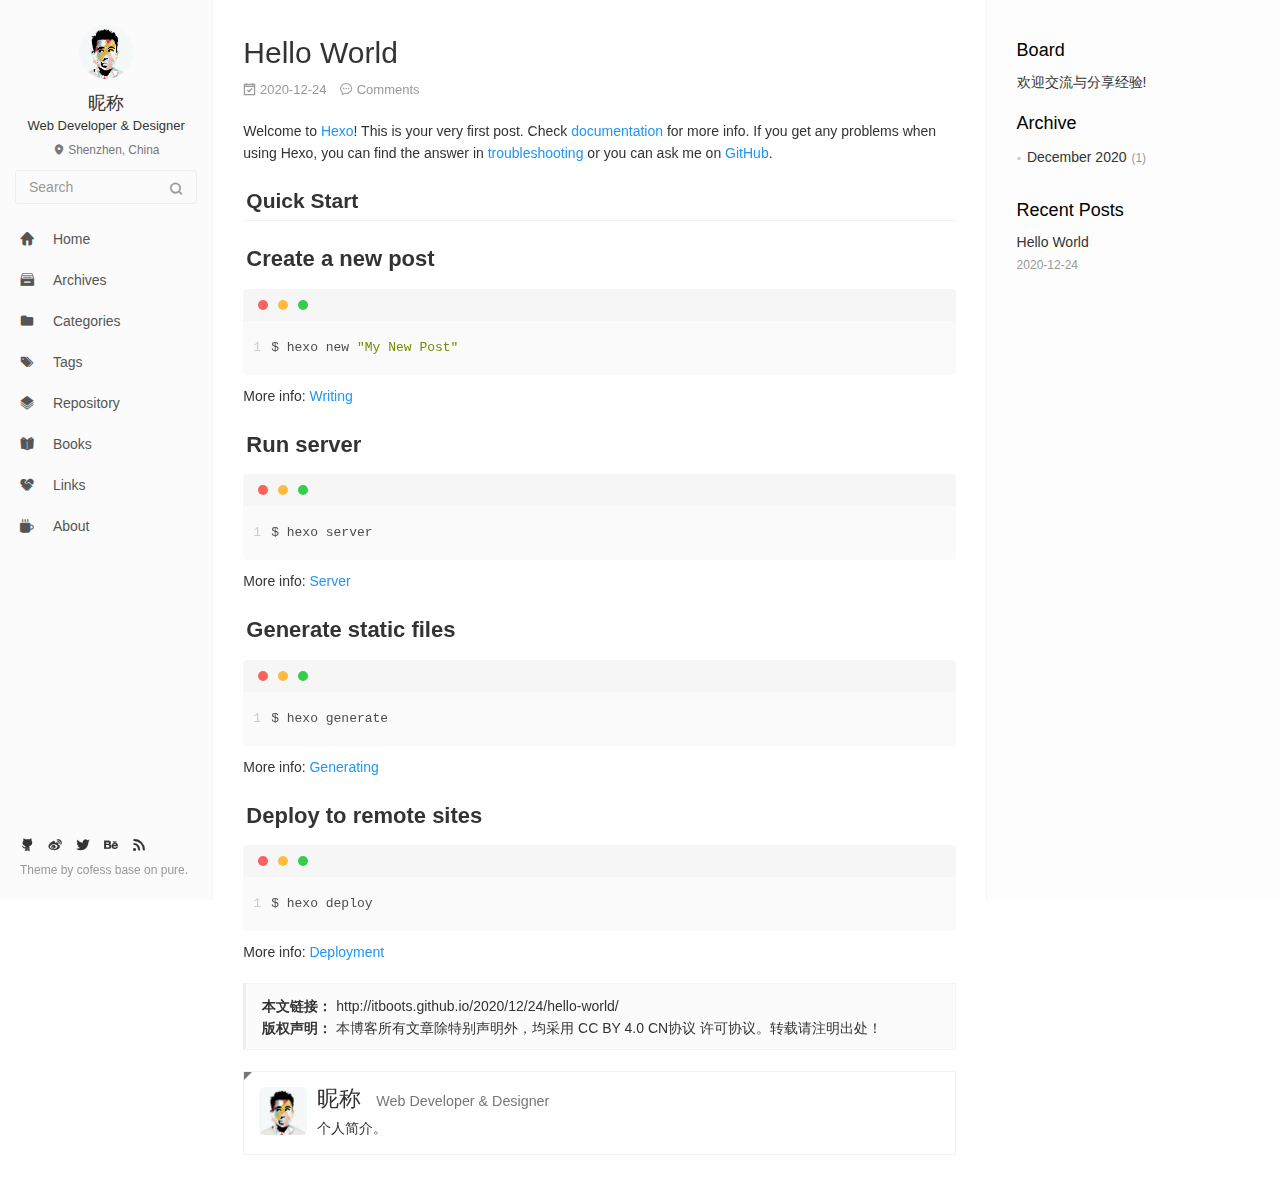
<file: index.html>
<!DOCTYPE html>
<html lang=en>
<head>
  <meta charset="utf-8">
  
  <meta http-equiv="X-UA-Compatible" content="IE=edge,chrome=1">
  <meta name="viewport" content="width=device-width, initial-scale=1, maximum-scale=1, minimum-scale=1, user-scalable=no, minimal-ui">
  <meta name="renderer" content="webkit">
  <meta http-equiv="Cache-Control" content="no-transform" />
  <meta http-equiv="Cache-Control" content="no-siteapp" />
  <meta name="apple-mobile-web-app-capable" content="yes">
  <meta name="apple-mobile-web-app-status-bar-style" content="black">
  <meta name="format-detection" content="telephone=no,email=no,adress=no">
  <!-- Color theme for statusbar -->
  <meta name="theme-color" content="#000000" />
  <!-- 强制页面在当前窗口以独立页面显示,防止别人在框架里调用页面 -->
  <meta http-equiv="window-target" content="_top" />
  
  
  <title>Hexo</title>
  <meta property="og:type" content="website">
<meta property="og:title" content="Hexo">
<meta property="og:url" content="http://itboots.github.io/index.html">
<meta property="og:site_name" content="Hexo">
<meta property="og:locale" content="en_US">
<meta property="article:author" content="John Doe">
<meta name="twitter:card" content="summary">
  <!-- Canonical links -->
  <link rel="canonical" href="http://itboots.github.io/index.html">
  
    <link rel="alternate" href="/atom.xml" title="Hexo" type="application/atom+xml">
  
  
    <link rel="icon" href="/favicon.png" type="image/x-icon">
  
  
<link rel="stylesheet" href="/css/style.css">

  
  
  
  
<meta name="generator" content="Hexo 5.3.0"></head>


<body class="main-center" itemscope itemtype="http://schema.org/WebPage">
  <header class="header" itemscope itemtype="http://schema.org/WPHeader">
  <div class="slimContent">
    <div class="navbar-header">
      
      
      <div class="profile-block text-center">
        <a id="avatar" href="https://github.com/cofess" target="_blank">
          <img class="img-circle img-rotate" src="/images/avatar.jpg" width="200" height="200">
        </a>
        <h2 id="name" class="hidden-xs hidden-sm">昵称</h2>
        <h3 id="title" class="hidden-xs hidden-sm hidden-md">Web Developer &amp; Designer</h3>
        <small id="location" class="text-muted hidden-xs hidden-sm"><i class="icon icon-map-marker"></i> Shenzhen, China</small>
      </div>
      
      <div class="search" id="search-form-wrap">

    <form class="search-form sidebar-form">
        <div class="input-group">
            <input type="text" class="search-form-input form-control" placeholder="Search" />
            <span class="input-group-btn">
                <button type="submit" class="search-form-submit btn btn-flat" onclick="return false;"><i class="icon icon-search"></i></button>
            </span>
        </div>
    </form>
    <div class="ins-search">
  <div class="ins-search-mask"></div>
  <div class="ins-search-container">
    <div class="ins-input-wrapper">
      <input type="text" class="ins-search-input" placeholder="Type something..." x-webkit-speech />
      <button type="button" class="close ins-close ins-selectable" data-dismiss="modal" aria-label="Close"><span aria-hidden="true">×</span></button>
    </div>
    <div class="ins-section-wrapper">
      <div class="ins-section-container"></div>
    </div>
  </div>
</div>


</div>
      <button class="navbar-toggle collapsed" type="button" data-toggle="collapse" data-target="#main-navbar" aria-controls="main-navbar" aria-expanded="false">
        <span class="sr-only">Toggle navigation</span>
        <span class="icon-bar"></span>
        <span class="icon-bar"></span>
        <span class="icon-bar"></span>
      </button>
    </div>
    <nav id="main-navbar" class="collapse navbar-collapse" itemscope itemtype="http://schema.org/SiteNavigationElement" role="navigation">
      <ul class="nav navbar-nav main-nav ">
        
        
        <li class="menu-item menu-item-home">
          <a href="/.">
            
            <i class="icon icon-home-fill"></i>
            
            <span class="menu-title">Home</span>
          </a>
        </li>
        
        
        <li class="menu-item menu-item-archives">
          <a href="/archives">
            
            <i class="icon icon-archives-fill"></i>
            
            <span class="menu-title">Archives</span>
          </a>
        </li>
        
        
        <li class="menu-item menu-item-categories">
          <a href="/categories">
            
            <i class="icon icon-folder"></i>
            
            <span class="menu-title">Categories</span>
          </a>
        </li>
        
        
        <li class="menu-item menu-item-tags">
          <a href="/tags">
            
            <i class="icon icon-tags"></i>
            
            <span class="menu-title">Tags</span>
          </a>
        </li>
        
        
        <li class="menu-item menu-item-repository">
          <a href="/repository">
            
            <i class="icon icon-project"></i>
            
            <span class="menu-title">Repository</span>
          </a>
        </li>
        
        
        <li class="menu-item menu-item-books">
          <a href="/books">
            
            <i class="icon icon-book-fill"></i>
            
            <span class="menu-title">Books</span>
          </a>
        </li>
        
        
        <li class="menu-item menu-item-links">
          <a href="/links">
            
            <i class="icon icon-friendship"></i>
            
            <span class="menu-title">Links</span>
          </a>
        </li>
        
        
        <li class="menu-item menu-item-about">
          <a href="/about">
            
            <i class="icon icon-cup-fill"></i>
            
            <span class="menu-title">About</span>
          </a>
        </li>
        
      </ul>
      
	
    <ul class="social-links">
    	
        <li><a href="https://github.com/cofess" target="_blank" title="Github" data-toggle=tooltip data-placement=top><i class="icon icon-github"></i></a></li>
        
        <li><a href="http://weibo.com/cofess" target="_blank" title="Weibo" data-toggle=tooltip data-placement=top><i class="icon icon-weibo"></i></a></li>
        
        <li><a href="https://twitter.com/iwebued" target="_blank" title="Twitter" data-toggle=tooltip data-placement=top><i class="icon icon-twitter"></i></a></li>
        
        <li><a href="https://www.behance.net/cofess" target="_blank" title="Behance" data-toggle=tooltip data-placement=top><i class="icon icon-behance"></i></a></li>
        
        <li><a href="/atom.xml" target="_blank" title="Rss" data-toggle=tooltip data-placement=top><i class="icon icon-rss"></i></a></li>
        
    </ul>

    </nav>
  </div>
</header>

  
    <aside class="sidebar" itemscope itemtype="http://schema.org/WPSideBar">
  <div class="slimContent">
    
      <div class="widget">
    <h3 class="widget-title">Board</h3>
    <div class="widget-body">
        <div id="board">
            <div class="content">
                <p>欢迎交流与分享经验!</p>
            </div>
        </div>
    </div>
</div>

    
      

    
      

    
      
    
      
  <div class="widget">
    <h3 class="widget-title">Archive</h3>
    <div class="widget-body">
      <ul class="archive-list"><li class="archive-list-item"><a class="archive-list-link" href="/archives/2020/12/">December 2020</a><span class="archive-list-count">1</span></li></ul>
    </div>
  </div>


    
      
  <div class="widget">
    <h3 class="widget-title">Recent Posts</h3>
    <div class="widget-body">
      <ul class="recent-post-list list-unstyled no-thumbnail">
        
          <li>
            
            <div class="item-inner">
              <p class="item-category">
                
              </p>
              <p class="item-title">
                <a href="/2020/12/24/hello-world/" class="title">Hello World</a>
              </p>
              <p class="item-date">
                <time datetime="2020-12-24T01:30:01.529Z" itemprop="datePublished">2020-12-24</time>
              </p>
            </div>
          </li>
          
      </ul>
    </div>
  </div>
  

    
  </div>
</aside>

  
  <main class="main" role="main">
  
  
    <div class="content">
  <article id="post-hello-world" class="article article-type-post" itemscope itemtype="http://schema.org/BlogPosting">
    
    <div class="article-header">
      
        
  
    <h1 itemprop="name">
      <a class="article-title" href="/2020/12/24/hello-world/">Hello World</a>
    </h1>
  

      
      <div class="article-meta">
        <span class="article-date">
    <i class="icon icon-calendar-check"></i>
	<a href="/2020/12/24/hello-world/" class="article-date">
	  <time datetime="2020-12-24T01:30:01.529Z" itemprop="datePublished">2020-12-24</time>
	</a>
</span>
        
        

        

        <span class="post-comment"><i class="icon icon-comment"></i> <a href="/2020/12/24/hello-world/#comments" class="article-comment-link">Comments</a></span>
        
      </div>
    </div>
    <div class="article-entry marked-body" itemprop="articleBody">
      
        <p>Welcome to <a target="_blank" rel="noopener" href="https://hexo.io/">Hexo</a>! This is your very first post. Check <a target="_blank" rel="noopener" href="https://hexo.io/docs/">documentation</a> for more info. If you get any problems when using Hexo, you can find the answer in <a target="_blank" rel="noopener" href="https://hexo.io/docs/troubleshooting.html">troubleshooting</a> or you can ask me on <a target="_blank" rel="noopener" href="https://github.com/hexojs/hexo/issues">GitHub</a>.</p>
<h2 id="Quick-Start"><a href="#Quick-Start" class="headerlink" title="Quick Start"></a>Quick Start</h2><h3 id="Create-a-new-post"><a href="#Create-a-new-post" class="headerlink" title="Create a new post"></a>Create a new post</h3><figure class="highlight bash"><table><tr><td class="gutter"><pre><span class="line">1</span><br></pre></td><td class="code"><pre><span class="line">$ hexo new <span class="string">&quot;My New Post&quot;</span></span><br></pre></td></tr></table></figure>
<p>More info: <a target="_blank" rel="noopener" href="https://hexo.io/docs/writing.html">Writing</a></p>
<h3 id="Run-server"><a href="#Run-server" class="headerlink" title="Run server"></a>Run server</h3><figure class="highlight bash"><table><tr><td class="gutter"><pre><span class="line">1</span><br></pre></td><td class="code"><pre><span class="line">$ hexo server</span><br></pre></td></tr></table></figure>
<p>More info: <a target="_blank" rel="noopener" href="https://hexo.io/docs/server.html">Server</a></p>
<h3 id="Generate-static-files"><a href="#Generate-static-files" class="headerlink" title="Generate static files"></a>Generate static files</h3><figure class="highlight bash"><table><tr><td class="gutter"><pre><span class="line">1</span><br></pre></td><td class="code"><pre><span class="line">$ hexo generate</span><br></pre></td></tr></table></figure>
<p>More info: <a target="_blank" rel="noopener" href="https://hexo.io/docs/generating.html">Generating</a></p>
<h3 id="Deploy-to-remote-sites"><a href="#Deploy-to-remote-sites" class="headerlink" title="Deploy to remote sites"></a>Deploy to remote sites</h3><figure class="highlight bash"><table><tr><td class="gutter"><pre><span class="line">1</span><br></pre></td><td class="code"><pre><span class="line">$ hexo deploy</span><br></pre></td></tr></table></figure>
<p>More info: <a target="_blank" rel="noopener" href="https://hexo.io/docs/one-command-deployment.html">Deployment</a></p>

      
    </div>
    <div class="article-footer">
      <blockquote class="mt-2x">
  <ul class="post-copyright list-unstyled">
    
    <li class="post-copyright-link hidden-xs">
      <strong>本文链接：</strong>
      <a href="http://itboots.github.io/2020/12/24/hello-world/" title="Hello World" target="_blank" rel="external">http://itboots.github.io/2020/12/24/hello-world/</a>
    </li>
    
    <li class="post-copyright-license">
      <strong>版权声明： </strong> 本博客所有文章除特别声明外，均采用 <a href="http://creativecommons.org/licenses/by/4.0/deed.zh" target="_blank" rel="external">CC BY 4.0 CN协议</a> 许可协议。转载请注明出处！
    </li>
  </ul>
</blockquote>


<div class="panel panel-default panel-badger">
  <div class="panel-body">
    <figure class="media">
      <div class="media-left">
        <a href="https://github.com/cofess" target="_blank" class="img-burn thumb-sm visible-lg">
          <img src="/images/avatar.jpg" class="img-rounded w-full" alt="">
        </a>
      </div>
      <div class="media-body">
        <h3 class="media-heading"><a href="https://github.com/cofess" target="_blank"><span class="text-dark">昵称</span><small class="ml-1x">Web Developer &amp; Designer</small></a></h3>
        <div>个人简介。</div>
      </div>
    </figure>
  </div>
</div>


    </div>
  </article>
  
</div>

  

   
</main>

  <footer class="footer" itemscope itemtype="http://schema.org/WPFooter">
	
	
    <ul class="social-links">
    	
        <li><a href="https://github.com/cofess" target="_blank" title="Github" data-toggle=tooltip data-placement=top><i class="icon icon-github"></i></a></li>
        
        <li><a href="http://weibo.com/cofess" target="_blank" title="Weibo" data-toggle=tooltip data-placement=top><i class="icon icon-weibo"></i></a></li>
        
        <li><a href="https://twitter.com/iwebued" target="_blank" title="Twitter" data-toggle=tooltip data-placement=top><i class="icon icon-twitter"></i></a></li>
        
        <li><a href="https://www.behance.net/cofess" target="_blank" title="Behance" data-toggle=tooltip data-placement=top><i class="icon icon-behance"></i></a></li>
        
        <li><a href="/atom.xml" target="_blank" title="Rss" data-toggle=tooltip data-placement=top><i class="icon icon-rss"></i></a></li>
        
    </ul>

    <div class="copyright">
    	
        <div class="publishby">
        	Theme by <a href="https://github.com/cofess" target="_blank"> cofess </a>base on <a href="https://github.com/cofess/hexo-theme-pure" target="_blank">pure</a>.
        </div>
    </div>
</footer>
  <script src="//cdn.jsdelivr.net/npm/jquery@1.12.4/dist/jquery.min.js"></script>
<script>
window.jQuery || document.write('<script src="js/jquery.min.js"><\/script>')
</script>

<script src="/js/plugin.min.js"></script>


<script src="/js/application.js"></script>


    <script>
(function (window) {
    var INSIGHT_CONFIG = {
        TRANSLATION: {
            POSTS: 'Posts',
            PAGES: 'Pages',
            CATEGORIES: 'Categories',
            TAGS: 'Tags',
            UNTITLED: '(Untitled)',
        },
        ROOT_URL: '/',
        CONTENT_URL: '/content.json',
    };
    window.INSIGHT_CONFIG = INSIGHT_CONFIG;
})(window);
</script>

<script src="/js/insight.js"></script>






   









</body>
</html>
</file>
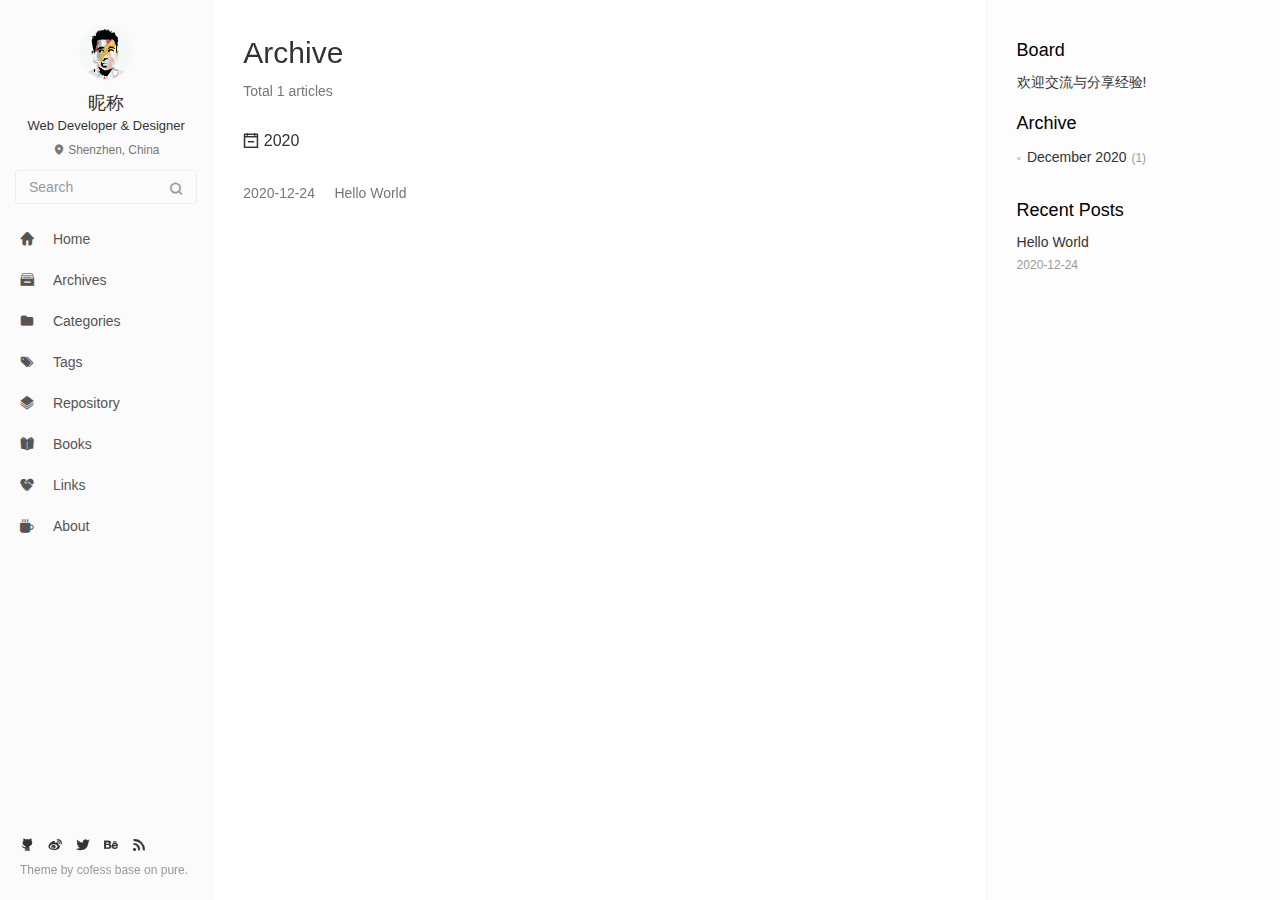
<file: archives/index.html>
<!DOCTYPE html>
<html lang=en>
<head>
  <meta charset="utf-8">
  
  <meta http-equiv="X-UA-Compatible" content="IE=edge,chrome=1">
  <meta name="viewport" content="width=device-width, initial-scale=1, maximum-scale=1, minimum-scale=1, user-scalable=no, minimal-ui">
  <meta name="renderer" content="webkit">
  <meta http-equiv="Cache-Control" content="no-transform" />
  <meta http-equiv="Cache-Control" content="no-siteapp" />
  <meta name="apple-mobile-web-app-capable" content="yes">
  <meta name="apple-mobile-web-app-status-bar-style" content="black">
  <meta name="format-detection" content="telephone=no,email=no,adress=no">
  <!-- Color theme for statusbar -->
  <meta name="theme-color" content="#000000" />
  <!-- 强制页面在当前窗口以独立页面显示,防止别人在框架里调用页面 -->
  <meta http-equiv="window-target" content="_top" />
  
  
  <title>Archive | Hexo</title>
  <meta property="og:type" content="website">
<meta property="og:title" content="Hexo">
<meta property="og:url" content="http://itboots.github.io/archives/index.html">
<meta property="og:site_name" content="Hexo">
<meta property="og:locale" content="en_US">
<meta property="article:author" content="John Doe">
<meta name="twitter:card" content="summary">
  <!-- Canonical links -->
  <link rel="canonical" href="http://itboots.github.io/archives/index.html">
  
    <link rel="alternate" href="/atom.xml" title="Hexo" type="application/atom+xml">
  
  
    <link rel="icon" href="/favicon.png" type="image/x-icon">
  
  
<link rel="stylesheet" href="/css/style.css">

  
  
  
  
<meta name="generator" content="Hexo 5.3.0"></head>


<body class="main-center" itemscope itemtype="http://schema.org/WebPage">
  <header class="header" itemscope itemtype="http://schema.org/WPHeader">
  <div class="slimContent">
    <div class="navbar-header">
      
      
      <div class="profile-block text-center">
        <a id="avatar" href="https://github.com/cofess" target="_blank">
          <img class="img-circle img-rotate" src="/images/avatar.jpg" width="200" height="200">
        </a>
        <h2 id="name" class="hidden-xs hidden-sm">昵称</h2>
        <h3 id="title" class="hidden-xs hidden-sm hidden-md">Web Developer &amp; Designer</h3>
        <small id="location" class="text-muted hidden-xs hidden-sm"><i class="icon icon-map-marker"></i> Shenzhen, China</small>
      </div>
      
      <div class="search" id="search-form-wrap">

    <form class="search-form sidebar-form">
        <div class="input-group">
            <input type="text" class="search-form-input form-control" placeholder="Search" />
            <span class="input-group-btn">
                <button type="submit" class="search-form-submit btn btn-flat" onclick="return false;"><i class="icon icon-search"></i></button>
            </span>
        </div>
    </form>
    <div class="ins-search">
  <div class="ins-search-mask"></div>
  <div class="ins-search-container">
    <div class="ins-input-wrapper">
      <input type="text" class="ins-search-input" placeholder="Type something..." x-webkit-speech />
      <button type="button" class="close ins-close ins-selectable" data-dismiss="modal" aria-label="Close"><span aria-hidden="true">×</span></button>
    </div>
    <div class="ins-section-wrapper">
      <div class="ins-section-container"></div>
    </div>
  </div>
</div>


</div>
      <button class="navbar-toggle collapsed" type="button" data-toggle="collapse" data-target="#main-navbar" aria-controls="main-navbar" aria-expanded="false">
        <span class="sr-only">Toggle navigation</span>
        <span class="icon-bar"></span>
        <span class="icon-bar"></span>
        <span class="icon-bar"></span>
      </button>
    </div>
    <nav id="main-navbar" class="collapse navbar-collapse" itemscope itemtype="http://schema.org/SiteNavigationElement" role="navigation">
      <ul class="nav navbar-nav main-nav ">
        
        
        <li class="menu-item menu-item-home">
          <a href="/.">
            
            <i class="icon icon-home-fill"></i>
            
            <span class="menu-title">Home</span>
          </a>
        </li>
        
        
        <li class="menu-item menu-item-archives">
          <a href="/archives">
            
            <i class="icon icon-archives-fill"></i>
            
            <span class="menu-title">Archives</span>
          </a>
        </li>
        
        
        <li class="menu-item menu-item-categories">
          <a href="/categories">
            
            <i class="icon icon-folder"></i>
            
            <span class="menu-title">Categories</span>
          </a>
        </li>
        
        
        <li class="menu-item menu-item-tags">
          <a href="/tags">
            
            <i class="icon icon-tags"></i>
            
            <span class="menu-title">Tags</span>
          </a>
        </li>
        
        
        <li class="menu-item menu-item-repository">
          <a href="/repository">
            
            <i class="icon icon-project"></i>
            
            <span class="menu-title">Repository</span>
          </a>
        </li>
        
        
        <li class="menu-item menu-item-books">
          <a href="/books">
            
            <i class="icon icon-book-fill"></i>
            
            <span class="menu-title">Books</span>
          </a>
        </li>
        
        
        <li class="menu-item menu-item-links">
          <a href="/links">
            
            <i class="icon icon-friendship"></i>
            
            <span class="menu-title">Links</span>
          </a>
        </li>
        
        
        <li class="menu-item menu-item-about">
          <a href="/about">
            
            <i class="icon icon-cup-fill"></i>
            
            <span class="menu-title">About</span>
          </a>
        </li>
        
      </ul>
      
	
    <ul class="social-links">
    	
        <li><a href="https://github.com/cofess" target="_blank" title="Github" data-toggle=tooltip data-placement=top><i class="icon icon-github"></i></a></li>
        
        <li><a href="http://weibo.com/cofess" target="_blank" title="Weibo" data-toggle=tooltip data-placement=top><i class="icon icon-weibo"></i></a></li>
        
        <li><a href="https://twitter.com/iwebued" target="_blank" title="Twitter" data-toggle=tooltip data-placement=top><i class="icon icon-twitter"></i></a></li>
        
        <li><a href="https://www.behance.net/cofess" target="_blank" title="Behance" data-toggle=tooltip data-placement=top><i class="icon icon-behance"></i></a></li>
        
        <li><a href="/atom.xml" target="_blank" title="Rss" data-toggle=tooltip data-placement=top><i class="icon icon-rss"></i></a></li>
        
    </ul>

    </nav>
  </div>
</header>

  
    <aside class="sidebar" itemscope itemtype="http://schema.org/WPSideBar">
  <div class="slimContent">
    
      <div class="widget">
    <h3 class="widget-title">Board</h3>
    <div class="widget-body">
        <div id="board">
            <div class="content">
                <p>欢迎交流与分享经验!</p>
            </div>
        </div>
    </div>
</div>

    
      

    
      

    
      
    
      
  <div class="widget">
    <h3 class="widget-title">Archive</h3>
    <div class="widget-body">
      <ul class="archive-list"><li class="archive-list-item"><a class="archive-list-link" href="/archives/2020/12/">December 2020</a><span class="archive-list-count">1</span></li></ul>
    </div>
  </div>


    
      
  <div class="widget">
    <h3 class="widget-title">Recent Posts</h3>
    <div class="widget-body">
      <ul class="recent-post-list list-unstyled no-thumbnail">
        
          <li>
            
            <div class="item-inner">
              <p class="item-category">
                
              </p>
              <p class="item-title">
                <a href="/2020/12/24/hello-world/" class="title">Hello World</a>
              </p>
              <p class="item-date">
                <time datetime="2020-12-24T01:30:01.529Z" itemprop="datePublished">2020-12-24</time>
              </p>
            </div>
          </li>
          
      </ul>
    </div>
  </div>
  

    
  </div>
</aside>

  
  
<main class="main" role="main">
  	<article class="content article article-archives article-type-list" itemscope="">
	    <header class="article-header">
	      <h1 itemprop="title">Archive</h1>
	      <p class="text-muted">Total 1 articles</p>
	    </header>
	    <div class="article-body">
	      
  
  
    
    
      
      
      <section class="panel panel-default b-no">
        <div class="panel-heading" role="tab">
          <h3 class="panel-title">
            <a data-toggle="collapse" href="#collapse2020" aria-expanded="true">
              <i class="icon icon-calendar-plus text-active"></i><i class="icon icon-calendar-minus text"></i>
              2020
            </a>
            <!-- <a href="/archives/2020" class="archive-year">2020</a> -->
          </h3>
        </div>
        <div id="collapse2020" class="panel-collapse collapse in" role="tabpanel" aria-labelledby="heading2020">
        <div class="panel-body">
          <div class="collection">
    
    
<a href="/2020/12/24/hello-world/" class="collection-item" target="_blank" itemprop="url">
  <time datetime="2020-12-24T01:30:01.529Z" itemprop="datePublished">2020-12-24</time>
  <span>&nbsp;&nbsp;&nbsp;</span> Hello World
</a>


  
  
    </div></div></div></section>
  

	    </div>
  	</article>
  	 	
</main>

  <footer class="footer" itemscope itemtype="http://schema.org/WPFooter">
	
	
    <ul class="social-links">
    	
        <li><a href="https://github.com/cofess" target="_blank" title="Github" data-toggle=tooltip data-placement=top><i class="icon icon-github"></i></a></li>
        
        <li><a href="http://weibo.com/cofess" target="_blank" title="Weibo" data-toggle=tooltip data-placement=top><i class="icon icon-weibo"></i></a></li>
        
        <li><a href="https://twitter.com/iwebued" target="_blank" title="Twitter" data-toggle=tooltip data-placement=top><i class="icon icon-twitter"></i></a></li>
        
        <li><a href="https://www.behance.net/cofess" target="_blank" title="Behance" data-toggle=tooltip data-placement=top><i class="icon icon-behance"></i></a></li>
        
        <li><a href="/atom.xml" target="_blank" title="Rss" data-toggle=tooltip data-placement=top><i class="icon icon-rss"></i></a></li>
        
    </ul>

    <div class="copyright">
    	
        <div class="publishby">
        	Theme by <a href="https://github.com/cofess" target="_blank"> cofess </a>base on <a href="https://github.com/cofess/hexo-theme-pure" target="_blank">pure</a>.
        </div>
    </div>
</footer>
  <script src="//cdn.jsdelivr.net/npm/jquery@1.12.4/dist/jquery.min.js"></script>
<script>
window.jQuery || document.write('<script src="js/jquery.min.js"><\/script>')
</script>

<script src="/js/plugin.min.js"></script>


<script src="/js/application.js"></script>


    <script>
(function (window) {
    var INSIGHT_CONFIG = {
        TRANSLATION: {
            POSTS: 'Posts',
            PAGES: 'Pages',
            CATEGORIES: 'Categories',
            TAGS: 'Tags',
            UNTITLED: '(Untitled)',
        },
        ROOT_URL: '/',
        CONTENT_URL: '/content.json',
    };
    window.INSIGHT_CONFIG = INSIGHT_CONFIG;
})(window);
</script>

<script src="/js/insight.js"></script>












</body>
</html>
</file>
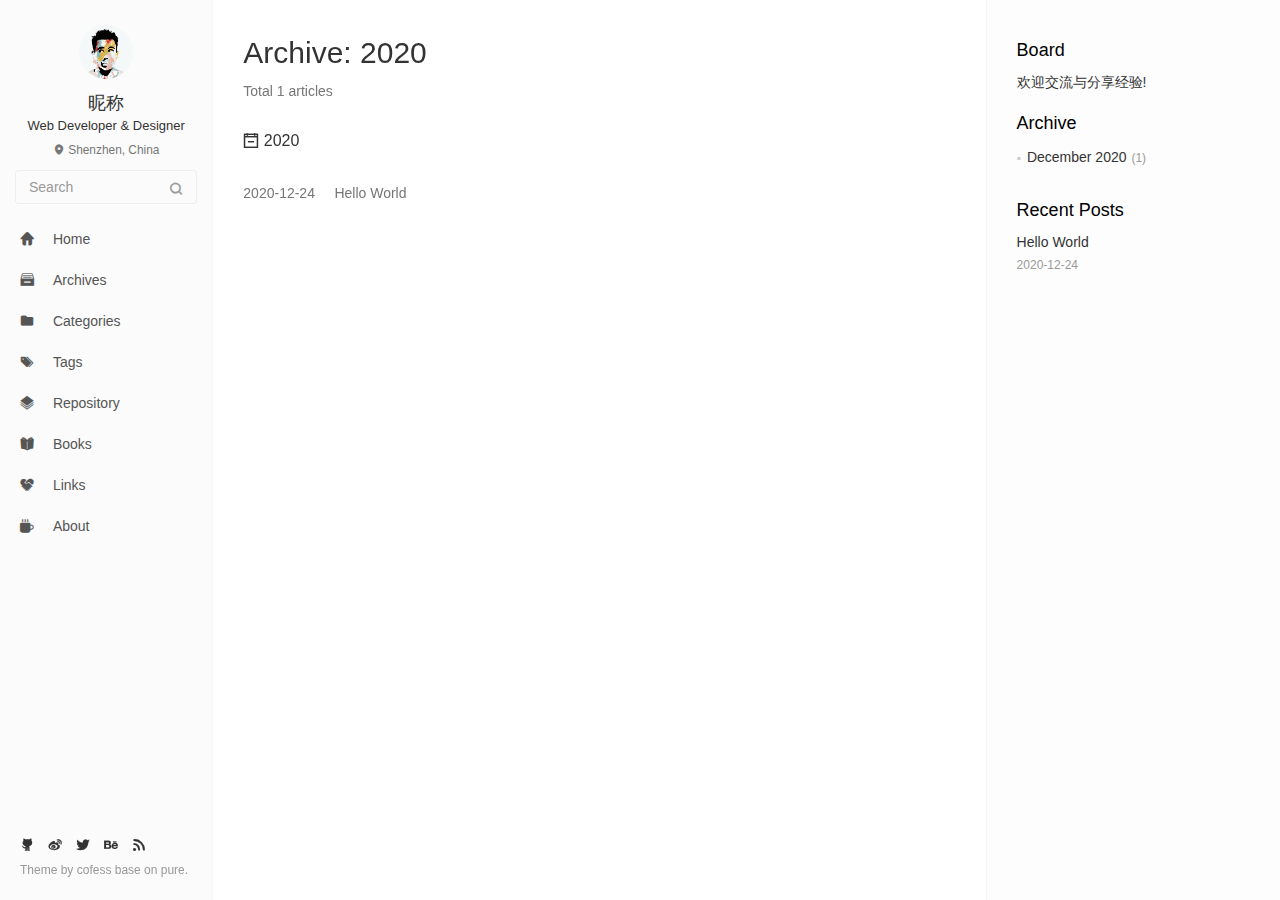
<file: archives/2020/index.html>
<!DOCTYPE html>
<html lang=en>
<head>
  <meta charset="utf-8">
  
  <meta http-equiv="X-UA-Compatible" content="IE=edge,chrome=1">
  <meta name="viewport" content="width=device-width, initial-scale=1, maximum-scale=1, minimum-scale=1, user-scalable=no, minimal-ui">
  <meta name="renderer" content="webkit">
  <meta http-equiv="Cache-Control" content="no-transform" />
  <meta http-equiv="Cache-Control" content="no-siteapp" />
  <meta name="apple-mobile-web-app-capable" content="yes">
  <meta name="apple-mobile-web-app-status-bar-style" content="black">
  <meta name="format-detection" content="telephone=no,email=no,adress=no">
  <!-- Color theme for statusbar -->
  <meta name="theme-color" content="#000000" />
  <!-- 强制页面在当前窗口以独立页面显示,防止别人在框架里调用页面 -->
  <meta http-equiv="window-target" content="_top" />
  
  
  <title>Archive: 2020 | Hexo</title>
  <meta property="og:type" content="website">
<meta property="og:title" content="Hexo">
<meta property="og:url" content="http://itboots.github.io/archives/2020/index.html">
<meta property="og:site_name" content="Hexo">
<meta property="og:locale" content="en_US">
<meta property="article:author" content="John Doe">
<meta name="twitter:card" content="summary">
  <!-- Canonical links -->
  <link rel="canonical" href="http://itboots.github.io/archives/2020/index.html">
  
    <link rel="alternate" href="/atom.xml" title="Hexo" type="application/atom+xml">
  
  
    <link rel="icon" href="/favicon.png" type="image/x-icon">
  
  
<link rel="stylesheet" href="/css/style.css">

  
  
  
  
<meta name="generator" content="Hexo 5.3.0"></head>


<body class="main-center" itemscope itemtype="http://schema.org/WebPage">
  <header class="header" itemscope itemtype="http://schema.org/WPHeader">
  <div class="slimContent">
    <div class="navbar-header">
      
      
      <div class="profile-block text-center">
        <a id="avatar" href="https://github.com/cofess" target="_blank">
          <img class="img-circle img-rotate" src="/images/avatar.jpg" width="200" height="200">
        </a>
        <h2 id="name" class="hidden-xs hidden-sm">昵称</h2>
        <h3 id="title" class="hidden-xs hidden-sm hidden-md">Web Developer &amp; Designer</h3>
        <small id="location" class="text-muted hidden-xs hidden-sm"><i class="icon icon-map-marker"></i> Shenzhen, China</small>
      </div>
      
      <div class="search" id="search-form-wrap">

    <form class="search-form sidebar-form">
        <div class="input-group">
            <input type="text" class="search-form-input form-control" placeholder="Search" />
            <span class="input-group-btn">
                <button type="submit" class="search-form-submit btn btn-flat" onclick="return false;"><i class="icon icon-search"></i></button>
            </span>
        </div>
    </form>
    <div class="ins-search">
  <div class="ins-search-mask"></div>
  <div class="ins-search-container">
    <div class="ins-input-wrapper">
      <input type="text" class="ins-search-input" placeholder="Type something..." x-webkit-speech />
      <button type="button" class="close ins-close ins-selectable" data-dismiss="modal" aria-label="Close"><span aria-hidden="true">×</span></button>
    </div>
    <div class="ins-section-wrapper">
      <div class="ins-section-container"></div>
    </div>
  </div>
</div>


</div>
      <button class="navbar-toggle collapsed" type="button" data-toggle="collapse" data-target="#main-navbar" aria-controls="main-navbar" aria-expanded="false">
        <span class="sr-only">Toggle navigation</span>
        <span class="icon-bar"></span>
        <span class="icon-bar"></span>
        <span class="icon-bar"></span>
      </button>
    </div>
    <nav id="main-navbar" class="collapse navbar-collapse" itemscope itemtype="http://schema.org/SiteNavigationElement" role="navigation">
      <ul class="nav navbar-nav main-nav ">
        
        
        <li class="menu-item menu-item-home">
          <a href="/.">
            
            <i class="icon icon-home-fill"></i>
            
            <span class="menu-title">Home</span>
          </a>
        </li>
        
        
        <li class="menu-item menu-item-archives">
          <a href="/archives">
            
            <i class="icon icon-archives-fill"></i>
            
            <span class="menu-title">Archives</span>
          </a>
        </li>
        
        
        <li class="menu-item menu-item-categories">
          <a href="/categories">
            
            <i class="icon icon-folder"></i>
            
            <span class="menu-title">Categories</span>
          </a>
        </li>
        
        
        <li class="menu-item menu-item-tags">
          <a href="/tags">
            
            <i class="icon icon-tags"></i>
            
            <span class="menu-title">Tags</span>
          </a>
        </li>
        
        
        <li class="menu-item menu-item-repository">
          <a href="/repository">
            
            <i class="icon icon-project"></i>
            
            <span class="menu-title">Repository</span>
          </a>
        </li>
        
        
        <li class="menu-item menu-item-books">
          <a href="/books">
            
            <i class="icon icon-book-fill"></i>
            
            <span class="menu-title">Books</span>
          </a>
        </li>
        
        
        <li class="menu-item menu-item-links">
          <a href="/links">
            
            <i class="icon icon-friendship"></i>
            
            <span class="menu-title">Links</span>
          </a>
        </li>
        
        
        <li class="menu-item menu-item-about">
          <a href="/about">
            
            <i class="icon icon-cup-fill"></i>
            
            <span class="menu-title">About</span>
          </a>
        </li>
        
      </ul>
      
	
    <ul class="social-links">
    	
        <li><a href="https://github.com/cofess" target="_blank" title="Github" data-toggle=tooltip data-placement=top><i class="icon icon-github"></i></a></li>
        
        <li><a href="http://weibo.com/cofess" target="_blank" title="Weibo" data-toggle=tooltip data-placement=top><i class="icon icon-weibo"></i></a></li>
        
        <li><a href="https://twitter.com/iwebued" target="_blank" title="Twitter" data-toggle=tooltip data-placement=top><i class="icon icon-twitter"></i></a></li>
        
        <li><a href="https://www.behance.net/cofess" target="_blank" title="Behance" data-toggle=tooltip data-placement=top><i class="icon icon-behance"></i></a></li>
        
        <li><a href="/atom.xml" target="_blank" title="Rss" data-toggle=tooltip data-placement=top><i class="icon icon-rss"></i></a></li>
        
    </ul>

    </nav>
  </div>
</header>

  
    <aside class="sidebar" itemscope itemtype="http://schema.org/WPSideBar">
  <div class="slimContent">
    
      <div class="widget">
    <h3 class="widget-title">Board</h3>
    <div class="widget-body">
        <div id="board">
            <div class="content">
                <p>欢迎交流与分享经验!</p>
            </div>
        </div>
    </div>
</div>

    
      

    
      

    
      
    
      
  <div class="widget">
    <h3 class="widget-title">Archive</h3>
    <div class="widget-body">
      <ul class="archive-list"><li class="archive-list-item"><a class="archive-list-link" href="/archives/2020/12/">December 2020</a><span class="archive-list-count">1</span></li></ul>
    </div>
  </div>


    
      
  <div class="widget">
    <h3 class="widget-title">Recent Posts</h3>
    <div class="widget-body">
      <ul class="recent-post-list list-unstyled no-thumbnail">
        
          <li>
            
            <div class="item-inner">
              <p class="item-category">
                
              </p>
              <p class="item-title">
                <a href="/2020/12/24/hello-world/" class="title">Hello World</a>
              </p>
              <p class="item-date">
                <time datetime="2020-12-24T01:30:01.529Z" itemprop="datePublished">2020-12-24</time>
              </p>
            </div>
          </li>
          
      </ul>
    </div>
  </div>
  

    
  </div>
</aside>

  
  
<main class="main" role="main">
  	<article class="content article article-archives article-type-list" itemscope="">
	    <header class="article-header">
	      <h1 itemprop="title">Archive: 2020</h1>
	      <p class="text-muted">Total 1 articles</p>
	    </header>
	    <div class="article-body">
	      
  
  
    
    
      
      
      <section class="panel panel-default b-no">
        <div class="panel-heading" role="tab">
          <h3 class="panel-title">
            <a data-toggle="collapse" href="#collapse2020" aria-expanded="true">
              <i class="icon icon-calendar-plus text-active"></i><i class="icon icon-calendar-minus text"></i>
              2020
            </a>
            <!-- <a href="/archives/2020" class="archive-year">2020</a> -->
          </h3>
        </div>
        <div id="collapse2020" class="panel-collapse collapse in" role="tabpanel" aria-labelledby="heading2020">
        <div class="panel-body">
          <div class="collection">
    
    
<a href="/2020/12/24/hello-world/" class="collection-item" target="_blank" itemprop="url">
  <time datetime="2020-12-24T01:30:01.529Z" itemprop="datePublished">2020-12-24</time>
  <span>&nbsp;&nbsp;&nbsp;</span> Hello World
</a>


  
  
    </div></div></div></section>
  

	    </div>
  	</article>
  	 	
</main>

  <footer class="footer" itemscope itemtype="http://schema.org/WPFooter">
	
	
    <ul class="social-links">
    	
        <li><a href="https://github.com/cofess" target="_blank" title="Github" data-toggle=tooltip data-placement=top><i class="icon icon-github"></i></a></li>
        
        <li><a href="http://weibo.com/cofess" target="_blank" title="Weibo" data-toggle=tooltip data-placement=top><i class="icon icon-weibo"></i></a></li>
        
        <li><a href="https://twitter.com/iwebued" target="_blank" title="Twitter" data-toggle=tooltip data-placement=top><i class="icon icon-twitter"></i></a></li>
        
        <li><a href="https://www.behance.net/cofess" target="_blank" title="Behance" data-toggle=tooltip data-placement=top><i class="icon icon-behance"></i></a></li>
        
        <li><a href="/atom.xml" target="_blank" title="Rss" data-toggle=tooltip data-placement=top><i class="icon icon-rss"></i></a></li>
        
    </ul>

    <div class="copyright">
    	
        <div class="publishby">
        	Theme by <a href="https://github.com/cofess" target="_blank"> cofess </a>base on <a href="https://github.com/cofess/hexo-theme-pure" target="_blank">pure</a>.
        </div>
    </div>
</footer>
  <script src="//cdn.jsdelivr.net/npm/jquery@1.12.4/dist/jquery.min.js"></script>
<script>
window.jQuery || document.write('<script src="js/jquery.min.js"><\/script>')
</script>

<script src="/js/plugin.min.js"></script>


<script src="/js/application.js"></script>


    <script>
(function (window) {
    var INSIGHT_CONFIG = {
        TRANSLATION: {
            POSTS: 'Posts',
            PAGES: 'Pages',
            CATEGORIES: 'Categories',
            TAGS: 'Tags',
            UNTITLED: '(Untitled)',
        },
        ROOT_URL: '/',
        CONTENT_URL: '/content.json',
    };
    window.INSIGHT_CONFIG = INSIGHT_CONFIG;
})(window);
</script>

<script src="/js/insight.js"></script>












</body>
</html>
</file>
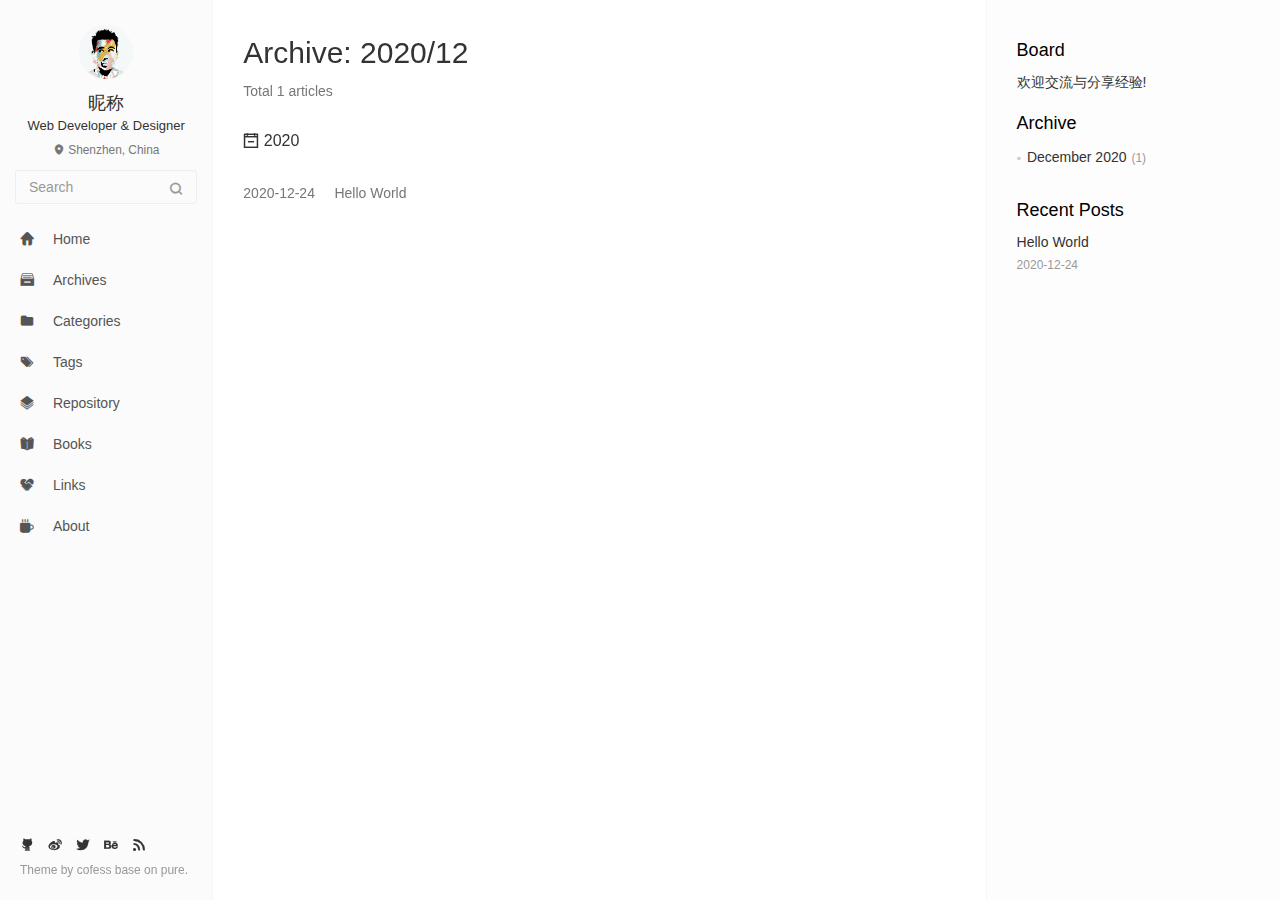
<file: archives/2020/12/index.html>
<!DOCTYPE html>
<html lang=en>
<head>
  <meta charset="utf-8">
  
  <meta http-equiv="X-UA-Compatible" content="IE=edge,chrome=1">
  <meta name="viewport" content="width=device-width, initial-scale=1, maximum-scale=1, minimum-scale=1, user-scalable=no, minimal-ui">
  <meta name="renderer" content="webkit">
  <meta http-equiv="Cache-Control" content="no-transform" />
  <meta http-equiv="Cache-Control" content="no-siteapp" />
  <meta name="apple-mobile-web-app-capable" content="yes">
  <meta name="apple-mobile-web-app-status-bar-style" content="black">
  <meta name="format-detection" content="telephone=no,email=no,adress=no">
  <!-- Color theme for statusbar -->
  <meta name="theme-color" content="#000000" />
  <!-- 强制页面在当前窗口以独立页面显示,防止别人在框架里调用页面 -->
  <meta http-equiv="window-target" content="_top" />
  
  
  <title>Archive: 2020/12 | Hexo</title>
  <meta property="og:type" content="website">
<meta property="og:title" content="Hexo">
<meta property="og:url" content="http://itboots.github.io/archives/2020/12/index.html">
<meta property="og:site_name" content="Hexo">
<meta property="og:locale" content="en_US">
<meta property="article:author" content="John Doe">
<meta name="twitter:card" content="summary">
  <!-- Canonical links -->
  <link rel="canonical" href="http://itboots.github.io/archives/2020/12/index.html">
  
    <link rel="alternate" href="/atom.xml" title="Hexo" type="application/atom+xml">
  
  
    <link rel="icon" href="/favicon.png" type="image/x-icon">
  
  
<link rel="stylesheet" href="/css/style.css">

  
  
  
  
<meta name="generator" content="Hexo 5.3.0"></head>


<body class="main-center" itemscope itemtype="http://schema.org/WebPage">
  <header class="header" itemscope itemtype="http://schema.org/WPHeader">
  <div class="slimContent">
    <div class="navbar-header">
      
      
      <div class="profile-block text-center">
        <a id="avatar" href="https://github.com/cofess" target="_blank">
          <img class="img-circle img-rotate" src="/images/avatar.jpg" width="200" height="200">
        </a>
        <h2 id="name" class="hidden-xs hidden-sm">昵称</h2>
        <h3 id="title" class="hidden-xs hidden-sm hidden-md">Web Developer &amp; Designer</h3>
        <small id="location" class="text-muted hidden-xs hidden-sm"><i class="icon icon-map-marker"></i> Shenzhen, China</small>
      </div>
      
      <div class="search" id="search-form-wrap">

    <form class="search-form sidebar-form">
        <div class="input-group">
            <input type="text" class="search-form-input form-control" placeholder="Search" />
            <span class="input-group-btn">
                <button type="submit" class="search-form-submit btn btn-flat" onclick="return false;"><i class="icon icon-search"></i></button>
            </span>
        </div>
    </form>
    <div class="ins-search">
  <div class="ins-search-mask"></div>
  <div class="ins-search-container">
    <div class="ins-input-wrapper">
      <input type="text" class="ins-search-input" placeholder="Type something..." x-webkit-speech />
      <button type="button" class="close ins-close ins-selectable" data-dismiss="modal" aria-label="Close"><span aria-hidden="true">×</span></button>
    </div>
    <div class="ins-section-wrapper">
      <div class="ins-section-container"></div>
    </div>
  </div>
</div>


</div>
      <button class="navbar-toggle collapsed" type="button" data-toggle="collapse" data-target="#main-navbar" aria-controls="main-navbar" aria-expanded="false">
        <span class="sr-only">Toggle navigation</span>
        <span class="icon-bar"></span>
        <span class="icon-bar"></span>
        <span class="icon-bar"></span>
      </button>
    </div>
    <nav id="main-navbar" class="collapse navbar-collapse" itemscope itemtype="http://schema.org/SiteNavigationElement" role="navigation">
      <ul class="nav navbar-nav main-nav ">
        
        
        <li class="menu-item menu-item-home">
          <a href="/.">
            
            <i class="icon icon-home-fill"></i>
            
            <span class="menu-title">Home</span>
          </a>
        </li>
        
        
        <li class="menu-item menu-item-archives">
          <a href="/archives">
            
            <i class="icon icon-archives-fill"></i>
            
            <span class="menu-title">Archives</span>
          </a>
        </li>
        
        
        <li class="menu-item menu-item-categories">
          <a href="/categories">
            
            <i class="icon icon-folder"></i>
            
            <span class="menu-title">Categories</span>
          </a>
        </li>
        
        
        <li class="menu-item menu-item-tags">
          <a href="/tags">
            
            <i class="icon icon-tags"></i>
            
            <span class="menu-title">Tags</span>
          </a>
        </li>
        
        
        <li class="menu-item menu-item-repository">
          <a href="/repository">
            
            <i class="icon icon-project"></i>
            
            <span class="menu-title">Repository</span>
          </a>
        </li>
        
        
        <li class="menu-item menu-item-books">
          <a href="/books">
            
            <i class="icon icon-book-fill"></i>
            
            <span class="menu-title">Books</span>
          </a>
        </li>
        
        
        <li class="menu-item menu-item-links">
          <a href="/links">
            
            <i class="icon icon-friendship"></i>
            
            <span class="menu-title">Links</span>
          </a>
        </li>
        
        
        <li class="menu-item menu-item-about">
          <a href="/about">
            
            <i class="icon icon-cup-fill"></i>
            
            <span class="menu-title">About</span>
          </a>
        </li>
        
      </ul>
      
	
    <ul class="social-links">
    	
        <li><a href="https://github.com/cofess" target="_blank" title="Github" data-toggle=tooltip data-placement=top><i class="icon icon-github"></i></a></li>
        
        <li><a href="http://weibo.com/cofess" target="_blank" title="Weibo" data-toggle=tooltip data-placement=top><i class="icon icon-weibo"></i></a></li>
        
        <li><a href="https://twitter.com/iwebued" target="_blank" title="Twitter" data-toggle=tooltip data-placement=top><i class="icon icon-twitter"></i></a></li>
        
        <li><a href="https://www.behance.net/cofess" target="_blank" title="Behance" data-toggle=tooltip data-placement=top><i class="icon icon-behance"></i></a></li>
        
        <li><a href="/atom.xml" target="_blank" title="Rss" data-toggle=tooltip data-placement=top><i class="icon icon-rss"></i></a></li>
        
    </ul>

    </nav>
  </div>
</header>

  
    <aside class="sidebar" itemscope itemtype="http://schema.org/WPSideBar">
  <div class="slimContent">
    
      <div class="widget">
    <h3 class="widget-title">Board</h3>
    <div class="widget-body">
        <div id="board">
            <div class="content">
                <p>欢迎交流与分享经验!</p>
            </div>
        </div>
    </div>
</div>

    
      

    
      

    
      
    
      
  <div class="widget">
    <h3 class="widget-title">Archive</h3>
    <div class="widget-body">
      <ul class="archive-list"><li class="archive-list-item"><a class="archive-list-link" href="/archives/2020/12/">December 2020</a><span class="archive-list-count">1</span></li></ul>
    </div>
  </div>


    
      
  <div class="widget">
    <h3 class="widget-title">Recent Posts</h3>
    <div class="widget-body">
      <ul class="recent-post-list list-unstyled no-thumbnail">
        
          <li>
            
            <div class="item-inner">
              <p class="item-category">
                
              </p>
              <p class="item-title">
                <a href="/2020/12/24/hello-world/" class="title">Hello World</a>
              </p>
              <p class="item-date">
                <time datetime="2020-12-24T01:30:01.529Z" itemprop="datePublished">2020-12-24</time>
              </p>
            </div>
          </li>
          
      </ul>
    </div>
  </div>
  

    
  </div>
</aside>

  
  
<main class="main" role="main">
  	<article class="content article article-archives article-type-list" itemscope="">
	    <header class="article-header">
	      <h1 itemprop="title">Archive: 2020/12</h1>
	      <p class="text-muted">Total 1 articles</p>
	    </header>
	    <div class="article-body">
	      
  
  
    
    
      
      
      <section class="panel panel-default b-no">
        <div class="panel-heading" role="tab">
          <h3 class="panel-title">
            <a data-toggle="collapse" href="#collapse2020" aria-expanded="true">
              <i class="icon icon-calendar-plus text-active"></i><i class="icon icon-calendar-minus text"></i>
              2020
            </a>
            <!-- <a href="/archives/2020" class="archive-year">2020</a> -->
          </h3>
        </div>
        <div id="collapse2020" class="panel-collapse collapse in" role="tabpanel" aria-labelledby="heading2020">
        <div class="panel-body">
          <div class="collection">
    
    
<a href="/2020/12/24/hello-world/" class="collection-item" target="_blank" itemprop="url">
  <time datetime="2020-12-24T01:30:01.529Z" itemprop="datePublished">2020-12-24</time>
  <span>&nbsp;&nbsp;&nbsp;</span> Hello World
</a>


  
  
    </div></div></div></section>
  

	    </div>
  	</article>
  	 	
</main>

  <footer class="footer" itemscope itemtype="http://schema.org/WPFooter">
	
	
    <ul class="social-links">
    	
        <li><a href="https://github.com/cofess" target="_blank" title="Github" data-toggle=tooltip data-placement=top><i class="icon icon-github"></i></a></li>
        
        <li><a href="http://weibo.com/cofess" target="_blank" title="Weibo" data-toggle=tooltip data-placement=top><i class="icon icon-weibo"></i></a></li>
        
        <li><a href="https://twitter.com/iwebued" target="_blank" title="Twitter" data-toggle=tooltip data-placement=top><i class="icon icon-twitter"></i></a></li>
        
        <li><a href="https://www.behance.net/cofess" target="_blank" title="Behance" data-toggle=tooltip data-placement=top><i class="icon icon-behance"></i></a></li>
        
        <li><a href="/atom.xml" target="_blank" title="Rss" data-toggle=tooltip data-placement=top><i class="icon icon-rss"></i></a></li>
        
    </ul>

    <div class="copyright">
    	
        <div class="publishby">
        	Theme by <a href="https://github.com/cofess" target="_blank"> cofess </a>base on <a href="https://github.com/cofess/hexo-theme-pure" target="_blank">pure</a>.
        </div>
    </div>
</footer>
  <script src="//cdn.jsdelivr.net/npm/jquery@1.12.4/dist/jquery.min.js"></script>
<script>
window.jQuery || document.write('<script src="js/jquery.min.js"><\/script>')
</script>

<script src="/js/plugin.min.js"></script>


<script src="/js/application.js"></script>


    <script>
(function (window) {
    var INSIGHT_CONFIG = {
        TRANSLATION: {
            POSTS: 'Posts',
            PAGES: 'Pages',
            CATEGORIES: 'Categories',
            TAGS: 'Tags',
            UNTITLED: '(Untitled)',
        },
        ROOT_URL: '/',
        CONTENT_URL: '/content.json',
    };
    window.INSIGHT_CONFIG = INSIGHT_CONFIG;
})(window);
</script>

<script src="/js/insight.js"></script>












</body>
</html>
</file>
<file: css/style.css>
/* build time:Thu Dec 24 2020 10:18:05 GMT+0800 (中国标准时间)*/
@charset "UTF-8";/*!
 * Bootstrap v3.3.7 (http://getbootstrap.com)
 * Copyright 2011-2016 Twitter, Inc.
 * Licensed under MIT (https://github.com/twbs/bootstrap/blob/master/LICENSE)
 *//*! normalize.css v3.0.3 | MIT License | github.com/necolas/normalize.css */html{font-family:sans-serif;-ms-text-size-adjust:100%;-webkit-text-size-adjust:100%}body{margin:0}article,aside,details,figcaption,figure,footer,header,hgroup,main,menu,nav,section,summary{display:block}audio,canvas,progress,video{display:inline-block;vertical-align:baseline}audio:not([controls]){display:none;height:0}[hidden],template{display:none}a{background-color:transparent}a:active,a:hover{outline:0}abbr[title]{border-bottom:1px dotted}b,strong{font-weight:700}dfn{font-style:italic}h1{font-size:2em;margin:.67em 0}mark{background:#ff0;color:#000}small{font-size:80%}sub,sup{font-size:75%;line-height:0;position:relative;vertical-align:baseline}sup{top:-.5em}sub{bottom:-.25em}img{border:0}svg:not(:root){overflow:hidden}figure{margin:1em 40px}hr{-webkit-box-sizing:content-box;box-sizing:content-box;height:0}pre{overflow:auto}code,kbd,pre,samp{font-family:monospace,monospace;font-size:1em}button,input,optgroup,select,textarea{color:inherit;font:inherit;margin:0}button{overflow:visible}button,select{text-transform:none}button,html input[type=button],input[type=reset],input[type=submit]{-webkit-appearance:button;cursor:pointer}button[disabled],html input[disabled]{cursor:default}button::-moz-focus-inner,input::-moz-focus-inner{border:0;padding:0}input{line-height:normal}input[type=checkbox],input[type=radio]{-webkit-box-sizing:border-box;box-sizing:border-box;padding:0}input[type=number]::-webkit-inner-spin-button,input[type=number]::-webkit-outer-spin-button{height:auto}input[type=search]{-webkit-appearance:textfield;-webkit-box-sizing:content-box;box-sizing:content-box}input[type=search]::-webkit-search-cancel-button,input[type=search]::-webkit-search-decoration{-webkit-appearance:none}fieldset{border:1px solid silver;margin:0 2px;padding:.35em .625em .75em}legend{border:0;padding:0}textarea{overflow:auto}optgroup{font-weight:700}table{border-collapse:collapse;border-spacing:0}td,th{padding:0}/*! Source: https://github.com/h5bp/html5-boilerplate/blob/master/src/css/main.css */*{-webkit-box-sizing:border-box;box-sizing:border-box}:after,:before{-webkit-box-sizing:border-box;box-sizing:border-box}html{font-size:10px;-webkit-tap-highlight-color:transparent}button,input,select,textarea{font-family:inherit;font-size:inherit;line-height:inherit}a{color:#2196f3;text-decoration:none}a:focus,a:hover{color:#0a6ebd;text-decoration:underline}a:focus{outline:5px auto -webkit-focus-ring-color;outline-offset:-2px}figure{margin:0}img{vertical-align:middle}.img-responsive{display:block;max-width:100%;height:auto}.img-rounded{border-radius:6px}.img-thumbnail{padding:4px;line-height:1.57143;background-color:#fff;border:1px solid #ddd;border-radius:4px;-webkit-transition:all .2s ease-in-out;transition:all .2s ease-in-out;display:inline-block;max-width:100%;height:auto}.img-circle{border-radius:50%}hr{margin-top:21px;margin-bottom:21px;border:0;border-top:1px solid #eee}.sr-only{position:absolute;width:1px;height:1px;margin:-1px;padding:0;overflow:hidden;clip:rect(0,0,0,0);border:0}.sr-only-focusable:active,.sr-only-focusable:focus{position:static;width:auto;height:auto;margin:0;overflow:visible;clip:auto}[role=button]{cursor:pointer}.h1,.h2,.h3,.h4,.h5,.h6,h1,h2,h3,h4,h5,h6{font-family:inherit;font-weight:500;line-height:1.1;color:inherit}.h1 .small,.h1 small,.h2 .small,.h2 small,.h3 .small,.h3 small,.h4 .small,.h4 small,.h5 .small,.h5 small,.h6 .small,.h6 small,h1 .small,h1 small,h2 .small,h2 small,h3 .small,h3 small,h4 .small,h4 small,h5 .small,h5 small,h6 .small,h6 small{font-weight:400;line-height:1;color:#777}.h1,.h2,.h3,h1,h2,h3{margin-top:21px;margin-bottom:10.5px}.h1 .small,.h1 small,.h2 .small,.h2 small,.h3 .small,.h3 small,h1 .small,h1 small,h2 .small,h2 small,h3 .small,h3 small{font-size:65%}.h4,.h5,.h6,h4,h5,h6{margin-top:10.5px;margin-bottom:10.5px}.h4 .small,.h4 small,.h5 .small,.h5 small,.h6 .small,.h6 small,h4 .small,h4 small,h5 .small,h5 small,h6 .small,h6 small{font-size:75%}.h1,h1{font-size:30px}.h2,h2{font-size:26px}.h3,h3{font-size:22px}.h4,h4{font-size:18px}.h5,h5{font-size:14px}.h6,h6{font-size:12px}p{margin:0 0 10.5px}.lead{margin-bottom:21px;font-size:16px;font-weight:300;line-height:1.4}.small,small{font-size:85%}.mark,mark{background-color:#fcf8e3;padding:.2em}.text-left{text-align:left}.text-right{text-align:right}.text-center{text-align:center}.text-justify{text-align:justify}.text-nowrap{white-space:nowrap}.text-lowercase{text-transform:lowercase}.initialism,.text-uppercase{text-transform:uppercase}.text-capitalize{text-transform:capitalize}.text-muted{color:#777!important}.text-primary{color:#2196f3}a.text-primary:focus,a.text-primary:hover{color:#0c7cd5}.text-success{color:#3c763d}a.text-success:focus,a.text-success:hover{color:#2b542c}.text-info{color:#31708f}a.text-info:focus,a.text-info:hover{color:#245269}.text-warning{color:#8a6d3b}a.text-warning:focus,a.text-warning:hover{color:#66512c}.text-danger{color:#a94442}a.text-danger:focus,a.text-danger:hover{color:#843534}.bg-primary{color:#fff}.bg-primary{background-color:#2196f3}a.bg-primary:focus,a.bg-primary:hover{background-color:#0c7cd5}.bg-success{background-color:#dff0d8}a.bg-success:focus,a.bg-success:hover{background-color:#c1e2b3}.bg-info{background-color:#d9edf7}a.bg-info:focus,a.bg-info:hover{background-color:#afd9ee}.bg-warning{background-color:#fcf8e3}a.bg-warning:focus,a.bg-warning:hover{background-color:#f7ecb5}.bg-danger{background-color:#f2dede}a.bg-danger:focus,a.bg-danger:hover{background-color:#e4b9b9}.page-header{padding-bottom:9.5px;margin:42px 0 21px;border-bottom:1px solid #eee}ol,ul{margin-top:0;margin-bottom:10.5px}ol ol,ol ul,ul ol,ul ul{margin-bottom:0}.list-unstyled{padding-left:0;list-style:none}.list-inline{padding-left:0;list-style:none;margin-left:-5px}.list-inline>li{display:inline-block;padding-left:5px;padding-right:5px}dl{margin-top:0;margin-bottom:21px}dd,dt{line-height:1.57143}dt{font-weight:700}dd{margin-left:0}.dl-horizontal dd:after,.dl-horizontal dd:before{content:" ";display:table}.dl-horizontal dd:after{clear:both}abbr[data-original-title],abbr[title]{cursor:help;border-bottom:1px dotted #777}.initialism{font-size:90%}blockquote{padding:10.5px 16px;margin:0 0 21px;border:1px dotted #eee;border-left:3px solid #eee;background-color:#fbfbfb}blockquote ol:last-child,blockquote p:last-child,blockquote ul:last-child{margin-bottom:0}blockquote .small,blockquote footer,blockquote small{display:block;font-size:80%;line-height:1.57143;color:#777}blockquote .small:before,blockquote footer:before,blockquote small:before{content:'\2014 \00A0'}.blockquote-reverse,blockquote.pull-right{padding-right:15px;padding-left:0;border-right:5px solid #eee;border-left:0;text-align:right}.blockquote-reverse .small:before,.blockquote-reverse footer:before,.blockquote-reverse small:before,blockquote.pull-right .small:before,blockquote.pull-right footer:before,blockquote.pull-right small:before{content:''}.blockquote-reverse .small:after,.blockquote-reverse footer:after,.blockquote-reverse small:after,blockquote.pull-right .small:after,blockquote.pull-right footer:after,blockquote.pull-right small:after{content:'\00A0 \2014'}address{margin-bottom:21px;font-style:normal;line-height:1.57143}.container{margin-right:auto;margin-left:auto;padding-left:15px;padding-right:15px}.container:after,.container:before{content:" ";display:table}.container:after{clear:both}.container-fluid{margin-right:auto;margin-left:auto;padding-left:15px;padding-right:15px}.container-fluid:after,.container-fluid:before{content:" ";display:table}.container-fluid:after{clear:both}.row{margin-left:-15px;margin-right:-15px}.row:after,.row:before{content:" ";display:table}.row:after{clear:both}.col-lg-1,.col-lg-10,.col-lg-11,.col-lg-12,.col-lg-2,.col-lg-3,.col-lg-4,.col-lg-5,.col-lg-6,.col-lg-7,.col-lg-8,.col-lg-9,.col-md-1,.col-md-10,.col-md-11,.col-md-12,.col-md-2,.col-md-3,.col-md-4,.col-md-5,.col-md-6,.col-md-7,.col-md-8,.col-md-9,.col-sm-1,.col-sm-10,.col-sm-11,.col-sm-12,.col-sm-2,.col-sm-3,.col-sm-4,.col-sm-5,.col-sm-6,.col-sm-7,.col-sm-8,.col-sm-9,.col-xs-1,.col-xs-10,.col-xs-11,.col-xs-12,.col-xs-2,.col-xs-3,.col-xs-4,.col-xs-5,.col-xs-6,.col-xs-7,.col-xs-8,.col-xs-9{position:relative;min-height:1px;padding-left:15px;padding-right:15px}.col-xs-1,.col-xs-10,.col-xs-11,.col-xs-12,.col-xs-2,.col-xs-3,.col-xs-4,.col-xs-5,.col-xs-6,.col-xs-7,.col-xs-8,.col-xs-9{float:left}.col-xs-1{width:8.33333%}.col-xs-2{width:16.66667%}.col-xs-3{width:25%}.col-xs-4{width:33.33333%}.col-xs-5{width:41.66667%}.col-xs-6{width:50%}.col-xs-7{width:58.33333%}.col-xs-8{width:66.66667%}.col-xs-9{width:75%}.col-xs-10{width:83.33333%}.col-xs-11{width:91.66667%}.col-xs-12{width:100%}.col-xs-pull-0{right:auto}.col-xs-pull-1{right:8.33333%}.col-xs-pull-2{right:16.66667%}.col-xs-pull-3{right:25%}.col-xs-pull-4{right:33.33333%}.col-xs-pull-5{right:41.66667%}.col-xs-pull-6{right:50%}.col-xs-pull-7{right:58.33333%}.col-xs-pull-8{right:66.66667%}.col-xs-pull-9{right:75%}.col-xs-pull-10{right:83.33333%}.col-xs-pull-11{right:91.66667%}.col-xs-pull-12{right:100%}.col-xs-push-0{left:auto}.col-xs-push-1{left:8.33333%}.col-xs-push-2{left:16.66667%}.col-xs-push-3{left:25%}.col-xs-push-4{left:33.33333%}.col-xs-push-5{left:41.66667%}.col-xs-push-6{left:50%}.col-xs-push-7{left:58.33333%}.col-xs-push-8{left:66.66667%}.col-xs-push-9{left:75%}.col-xs-push-10{left:83.33333%}.col-xs-push-11{left:91.66667%}.col-xs-push-12{left:100%}.col-xs-offset-0{margin-left:0}.col-xs-offset-1{margin-left:8.33333%}.col-xs-offset-2{margin-left:16.66667%}.col-xs-offset-3{margin-left:25%}.col-xs-offset-4{margin-left:33.33333%}.col-xs-offset-5{margin-left:41.66667%}.col-xs-offset-6{margin-left:50%}.col-xs-offset-7{margin-left:58.33333%}.col-xs-offset-8{margin-left:66.66667%}.col-xs-offset-9{margin-left:75%}.col-xs-offset-10{margin-left:83.33333%}.col-xs-offset-11{margin-left:91.66667%}.col-xs-offset-12{margin-left:100%}.btn{display:inline-block;margin-bottom:0;font-weight:400;text-align:center;vertical-align:middle;-ms-touch-action:manipulation;touch-action:manipulation;cursor:pointer;background-image:none;border:1px solid transparent;white-space:nowrap;padding:6px 12px;font-size:14px;line-height:1.57143;border-radius:4px;-webkit-user-select:none;-moz-user-select:none;-ms-user-select:none;user-select:none}.btn.active.focus,.btn.active:focus,.btn.focus,.btn:active.focus,.btn:active:focus,.btn:focus{outline:5px auto -webkit-focus-ring-color;outline-offset:-2px}.btn.focus,.btn:focus,.btn:hover{color:#333;text-decoration:none}.btn.active,.btn:active{outline:0;background-image:none;-webkit-box-shadow:inset 0 3px 5px rgba(0,0,0,.125);box-shadow:inset 0 3px 5px rgba(0,0,0,.125)}.btn.disabled,.btn[disabled],fieldset[disabled] .btn{cursor:not-allowed;opacity:.65;-webkit-box-shadow:none;box-shadow:none}a.btn.disabled,fieldset[disabled] a.btn{pointer-events:none}.btn-default{color:#333;background-color:#fff;border-color:#ccc}.btn-default.focus,.btn-default:focus{color:#333;background-color:#e6e6e6;border-color:#8c8c8c}.btn-default:hover{color:#333;background-color:#e6e6e6;border-color:#adadad}.btn-default.active,.btn-default:active,.open>.btn-default.dropdown-toggle{color:#333;background-color:#e6e6e6;border-color:#adadad}.btn-default.active.focus,.btn-default.active:focus,.btn-default.active:hover,.btn-default:active.focus,.btn-default:active:focus,.btn-default:active:hover,.open>.btn-default.dropdown-toggle.focus,.open>.btn-default.dropdown-toggle:focus,.open>.btn-default.dropdown-toggle:hover{color:#333;background-color:#d4d4d4;border-color:#8c8c8c}.btn-default.active,.btn-default:active,.open>.btn-default.dropdown-toggle{background-image:none}.btn-default.disabled.focus,.btn-default.disabled:focus,.btn-default.disabled:hover,.btn-default[disabled].focus,.btn-default[disabled]:focus,.btn-default[disabled]:hover,fieldset[disabled] .btn-default.focus,fieldset[disabled] .btn-default:focus,fieldset[disabled] .btn-default:hover{background-color:#fff;border-color:#ccc}.btn-default .badge{color:#fff;background-color:#333}.btn-primary{color:#fff;background-color:#2196f3;border-color:#0d8aee}.btn-primary.focus,.btn-primary:focus{color:#fff;background-color:#0c7cd5;border-color:#064475}.btn-primary:hover{color:#fff;background-color:#0c7cd5;border-color:#0a68b4}.btn-primary.active,.btn-primary:active,.open>.btn-primary.dropdown-toggle{color:#fff;background-color:#0c7cd5;border-color:#0a68b4}.btn-primary.active.focus,.btn-primary.active:focus,.btn-primary.active:hover,.btn-primary:active.focus,.btn-primary:active:focus,.btn-primary:active:hover,.open>.btn-primary.dropdown-toggle.focus,.open>.btn-primary.dropdown-toggle:focus,.open>.btn-primary.dropdown-toggle:hover{color:#fff;background-color:#0a68b4;border-color:#064475}.btn-primary.active,.btn-primary:active,.open>.btn-primary.dropdown-toggle{background-image:none}.btn-primary.disabled.focus,.btn-primary.disabled:focus,.btn-primary.disabled:hover,.btn-primary[disabled].focus,.btn-primary[disabled]:focus,.btn-primary[disabled]:hover,fieldset[disabled] .btn-primary.focus,fieldset[disabled] .btn-primary:focus,fieldset[disabled] .btn-primary:hover{background-color:#2196f3;border-color:#0d8aee}.btn-primary .badge{color:#2196f3;background-color:#fff}.btn-success{color:#fff;background-color:#5cb85c;border-color:#4cae4c}.btn-success.focus,.btn-success:focus{color:#fff;background-color:#449d44;border-color:#255625}.btn-success:hover{color:#fff;background-color:#449d44;border-color:#398439}.btn-success.active,.btn-success:active,.open>.btn-success.dropdown-toggle{color:#fff;background-color:#449d44;border-color:#398439}.btn-success.active.focus,.btn-success.active:focus,.btn-success.active:hover,.btn-success:active.focus,.btn-success:active:focus,.btn-success:active:hover,.open>.btn-success.dropdown-toggle.focus,.open>.btn-success.dropdown-toggle:focus,.open>.btn-success.dropdown-toggle:hover{color:#fff;background-color:#398439;border-color:#255625}.btn-success.active,.btn-success:active,.open>.btn-success.dropdown-toggle{background-image:none}.btn-success.disabled.focus,.btn-success.disabled:focus,.btn-success.disabled:hover,.btn-success[disabled].focus,.btn-success[disabled]:focus,.btn-success[disabled]:hover,fieldset[disabled] .btn-success.focus,fieldset[disabled] .btn-success:focus,fieldset[disabled] .btn-success:hover{background-color:#5cb85c;border-color:#4cae4c}.btn-success .badge{color:#5cb85c;background-color:#fff}.btn-info{color:#fff;background-color:#56ccf2;border-color:#3ec5f0}.btn-info.focus,.btn-info:focus{color:#fff;background-color:#27beee;border-color:#0d7ea3}.btn-info:hover{color:#fff;background-color:#27beee;border-color:#11aee0}.btn-info.active,.btn-info:active,.open>.btn-info.dropdown-toggle{color:#fff;background-color:#27beee;border-color:#11aee0}.btn-info.active.focus,.btn-info.active:focus,.btn-info.active:hover,.btn-info:active.focus,.btn-info:active:focus,.btn-info:active:hover,.open>.btn-info.dropdown-toggle.focus,.open>.btn-info.dropdown-toggle:focus,.open>.btn-info.dropdown-toggle:hover{color:#fff;background-color:#11aee0;border-color:#0d7ea3}.btn-info.active,.btn-info:active,.open>.btn-info.dropdown-toggle{background-image:none}.btn-info.disabled.focus,.btn-info.disabled:focus,.btn-info.disabled:hover,.btn-info[disabled].focus,.btn-info[disabled]:focus,.btn-info[disabled]:hover,fieldset[disabled] .btn-info.focus,fieldset[disabled] .btn-info:focus,fieldset[disabled] .btn-info:hover{background-color:#56ccf2;border-color:#3ec5f0}.btn-info .badge{color:#56ccf2;background-color:#fff}.btn-warning{color:#fff;background-color:#f09819;border-color:#e18b0f}.btn-warning.focus,.btn-warning:focus{color:#fff;background-color:#c97c0d;border-color:#694107}.btn-warning:hover{color:#fff;background-color:#c97c0d;border-color:#a7670b}.btn-warning.active,.btn-warning:active,.open>.btn-warning.dropdown-toggle{color:#fff;background-color:#c97c0d;border-color:#a7670b}.btn-warning.active.focus,.btn-warning.active:focus,.btn-warning.active:hover,.btn-warning:active.focus,.btn-warning:active:focus,.btn-warning:active:hover,.open>.btn-warning.dropdown-toggle.focus,.open>.btn-warning.dropdown-toggle:focus,.open>.btn-warning.dropdown-toggle:hover{color:#fff;background-color:#a7670b;border-color:#694107}.btn-warning.active,.btn-warning:active,.open>.btn-warning.dropdown-toggle{background-image:none}.btn-warning.disabled.focus,.btn-warning.disabled:focus,.btn-warning.disabled:hover,.btn-warning[disabled].focus,.btn-warning[disabled]:focus,.btn-warning[disabled]:hover,fieldset[disabled] .btn-warning.focus,fieldset[disabled] .btn-warning:focus,fieldset[disabled] .btn-warning:hover{background-color:#f09819;border-color:#e18b0f}.btn-warning .badge{color:#f09819;background-color:#fff}.btn-danger{color:#fff;background-color:#ff512f;border-color:#ff3c16}.btn-danger.focus,.btn-danger:focus{color:#fff;background-color:#fb2900;border-color:#951800}.btn-danger:hover{color:#fff;background-color:#fb2900;border-color:#d72300}.btn-danger.active,.btn-danger:active,.open>.btn-danger.dropdown-toggle{color:#fff;background-color:#fb2900;border-color:#d72300}.btn-danger.active.focus,.btn-danger.active:focus,.btn-danger.active:hover,.btn-danger:active.focus,.btn-danger:active:focus,.btn-danger:active:hover,.open>.btn-danger.dropdown-toggle.focus,.open>.btn-danger.dropdown-toggle:focus,.open>.btn-danger.dropdown-toggle:hover{color:#fff;background-color:#d72300;border-color:#951800}.btn-danger.active,.btn-danger:active,.open>.btn-danger.dropdown-toggle{background-image:none}.btn-danger.disabled.focus,.btn-danger.disabled:focus,.btn-danger.disabled:hover,.btn-danger[disabled].focus,.btn-danger[disabled]:focus,.btn-danger[disabled]:hover,fieldset[disabled] .btn-danger.focus,fieldset[disabled] .btn-danger:focus,fieldset[disabled] .btn-danger:hover{background-color:#ff512f;border-color:#ff3c16}.btn-danger .badge{color:#ff512f;background-color:#fff}.btn-link{color:#2196f3;font-weight:400;border-radius:0}.btn-link,.btn-link.active,.btn-link:active,.btn-link[disabled],fieldset[disabled] .btn-link{background-color:transparent;-webkit-box-shadow:none;box-shadow:none}.btn-link,.btn-link:active,.btn-link:focus,.btn-link:hover{border-color:transparent}.btn-link:focus,.btn-link:hover{color:#0a6ebd;text-decoration:underline;background-color:transparent}.btn-link[disabled]:focus,.btn-link[disabled]:hover,fieldset[disabled] .btn-link:focus,fieldset[disabled] .btn-link:hover{color:#777;text-decoration:none}.btn-lg{padding:10px 16px;font-size:18px;line-height:1.33333;border-radius:6px}.btn-sm{padding:5px 10px;font-size:12px;line-height:1.5;border-radius:3px}.btn-xs{padding:1px 5px;font-size:12px;line-height:1.5;border-radius:3px}.btn-block{display:block;width:100%}.btn-block+.btn-block{margin-top:5px}input[type=button].btn-block,input[type=reset].btn-block,input[type=submit].btn-block{width:100%}.fade{opacity:0;-webkit-transition:opacity .15s linear;transition:opacity .15s linear}.fade.in{opacity:1}.collapse{display:none}.collapse.in{display:block}tr.collapse.in{display:table-row}tbody.collapse.in{display:table-row-group}.collapsing{position:relative;height:0;overflow:hidden;-webkit-transition-property:height,visibility;transition-property:height,visibility;-webkit-transition-duration:.35s;transition-duration:.35s;-webkit-transition-timing-function:ease;transition-timing-function:ease}.caret{display:inline-block;width:0;height:0;margin-left:2px;vertical-align:middle;border-top:4px dashed;border-right:4px solid transparent;border-left:4px solid transparent}.dropdown,.dropup{position:relative}.dropdown-toggle:focus{outline:0}.dropdown-menu{position:absolute;top:100%;left:0;z-index:1000;display:none;float:left;min-width:160px;padding:5px 0;margin:2px 0 0;list-style:none;font-size:14px;text-align:left;background-color:#fff;border:1px solid #ccc;border:1px solid rgba(0,0,0,.15);border-radius:4px;-webkit-box-shadow:0 6px 12px rgba(0,0,0,.175);box-shadow:0 6px 12px rgba(0,0,0,.175);background-clip:padding-box}.dropdown-menu.pull-right{right:0;left:auto}.dropdown-menu .divider{height:1px;margin:9.5px 0;overflow:hidden;background-color:#e5e5e5}.dropdown-menu>li>a{display:block;padding:3px 20px;clear:both;font-weight:400;line-height:1.57143;color:#333;white-space:nowrap}.dropdown-menu>li>a:focus,.dropdown-menu>li>a:hover{text-decoration:none;color:#262626;background-color:#f5f5f5}.dropdown-menu>.active>a,.dropdown-menu>.active>a:focus,.dropdown-menu>.active>a:hover{color:#fff;text-decoration:none;outline:0;background-color:#2196f3}.dropdown-menu>.disabled>a,.dropdown-menu>.disabled>a:focus,.dropdown-menu>.disabled>a:hover{color:#777}.dropdown-menu>.disabled>a:focus,.dropdown-menu>.disabled>a:hover{text-decoration:none;background-color:transparent;background-image:none;cursor:not-allowed}.open>.dropdown-menu{display:block}.open>a{outline:0}.dropdown-menu-right{left:auto;right:0}.dropdown-menu-left{left:0;right:auto}.dropdown-header{display:block;padding:3px 20px;font-size:12px;line-height:1.57143;color:#777;white-space:nowrap}.dropdown-backdrop{position:fixed;left:0;right:0;bottom:0;top:0;z-index:990}.pull-right>.dropdown-menu{right:0;left:auto}.dropup .caret,.navbar-fixed-bottom .dropdown .caret{border-top:0;border-bottom:4px dashed;content:""}.dropup .dropdown-menu,.navbar-fixed-bottom .dropdown .dropdown-menu{top:auto;bottom:100%;margin-bottom:2px}.input-group{position:relative;display:table;border-collapse:separate}.input-group[class*=col-]{float:none;padding-left:0;padding-right:0}.input-group .form-control{position:relative;z-index:2;float:left;width:100%;margin-bottom:0}.input-group .form-control:focus{z-index:3}.input-group .form-control,.input-group-addon,.input-group-btn{display:table-cell}.input-group .form-control:not(:first-child):not(:last-child),.input-group-addon:not(:first-child):not(:last-child),.input-group-btn:not(:first-child):not(:last-child){border-radius:0}.input-group-addon,.input-group-btn{width:1%;white-space:nowrap;vertical-align:middle}.input-group-addon{padding:6px 12px;font-size:14px;font-weight:400;line-height:1;color:#555;text-align:center;background-color:#eee;border:1px solid #ccc;border-radius:4px}.input-group-addon.input-sm,.input-group-sm>.input-group-addon,.input-group-sm>.input-group-btn>.input-group-addon.btn{padding:5px 10px;font-size:12px;border-radius:3px}.input-group-addon.input-lg,.input-group-lg>.input-group-addon,.input-group-lg>.input-group-btn>.input-group-addon.btn{padding:10px 16px;font-size:18px;border-radius:6px}.input-group-addon input[type=checkbox],.input-group-addon input[type=radio]{margin-top:0}.input-group .form-control:first-child,.input-group-addon:first-child,.input-group-btn:first-child>.btn,.input-group-btn:first-child>.btn-group>.btn,.input-group-btn:first-child>.dropdown-toggle,.input-group-btn:last-child>.btn-group:not(:last-child)>.btn,.input-group-btn:last-child>.btn:not(:last-child):not(.dropdown-toggle){border-bottom-right-radius:0;border-top-right-radius:0}.input-group-addon:first-child{border-right:0}.input-group .form-control:last-child,.input-group-addon:last-child,.input-group-btn:first-child>.btn-group:not(:first-child)>.btn,.input-group-btn:first-child>.btn:not(:first-child),.input-group-btn:last-child>.btn,.input-group-btn:last-child>.btn-group>.btn,.input-group-btn:last-child>.dropdown-toggle{border-bottom-left-radius:0;border-top-left-radius:0}.input-group-addon:last-child{border-left:0}.input-group-btn{position:relative;font-size:0;white-space:nowrap}.input-group-btn>.btn{position:relative}.input-group-btn>.btn+.btn{margin-left:-1px}.input-group-btn>.btn:active,.input-group-btn>.btn:focus,.input-group-btn>.btn:hover{z-index:2}.input-group-btn:first-child>.btn,.input-group-btn:first-child>.btn-group{margin-right:-1px}.input-group-btn:last-child>.btn,.input-group-btn:last-child>.btn-group{z-index:2;margin-left:-1px}.nav{margin-bottom:0;padding-left:0;list-style:none}.nav:after,.nav:before{content:" ";display:table}.nav:after{clear:both}.nav>li{position:relative;display:block}.nav>li>a{position:relative;display:block;padding:10px 15px}.nav>li>a:focus,.nav>li>a:hover{text-decoration:none;background-color:#eee}.nav>li.disabled>a{color:#777}.nav>li.disabled>a:focus,.nav>li.disabled>a:hover{color:#777;text-decoration:none;background-color:transparent;cursor:not-allowed}.nav .open>a,.nav .open>a:focus,.nav .open>a:hover{background-color:#eee;border-color:#2196f3}.nav .nav-divider{height:1px;margin:9.5px 0;overflow:hidden;background-color:#e5e5e5}.nav>li>a>img{max-width:none}.nav-tabs{border-bottom:1px solid #f2f2f2}.nav-tabs>li{float:left;margin-bottom:-1px}.nav-tabs>li>a{margin-right:2px;line-height:1.57143;border:1px solid transparent;border-radius:4px 4px 0 0}.nav-tabs>li>a:hover{border-color:#eee #eee #f2f2f2}.nav-tabs>li.active>a,.nav-tabs>li.active>a:focus,.nav-tabs>li.active>a:hover{color:#555;background-color:#fff;border:1px solid #f2f2f2;border-bottom-color:transparent;cursor:default}.nav-pills>li{float:left}.nav-pills>li>a{border-radius:4px}.nav-pills>li+li{margin-left:2px}.nav-pills>li.active>a,.nav-pills>li.active>a:focus,.nav-pills>li.active>a:hover{color:#fff;background-color:#2196f3}.nav-stacked>li{float:none}.nav-stacked>li+li{margin-top:2px;margin-left:0}.nav-justified,.nav-tabs.nav-justified{width:100%}.nav-justified>li,.nav-tabs.nav-justified>li{float:none}.nav-justified>li>a,.nav-tabs.nav-justified>li>a{text-align:center;margin-bottom:5px}.nav-justified>.dropdown .dropdown-menu{top:auto;left:auto}.nav-tabs-justified,.nav-tabs.nav-justified{border-bottom:0}.nav-tabs-justified>li>a,.nav-tabs.nav-justified>li>a{margin-right:0;border-radius:4px}.nav-tabs-justified>.active>a,.nav-tabs-justified>.active>a:focus,.nav-tabs-justified>.active>a:hover,.nav-tabs.nav-justified>.active>a,.nav-tabs.nav-justified>.active>a:focus,.nav-tabs.nav-justified>.active>a:hover{border:1px solid #f2f2f2}.tab-content>.tab-pane{display:none}.tab-content>.active{display:block}.nav-tabs .dropdown-menu{margin-top:-1px;border-top-right-radius:0;border-top-left-radius:0}.navbar{position:relative;min-height:50px;margin-bottom:21px;border:1px solid transparent}.navbar:after,.navbar:before{content:" ";display:table}.navbar:after{clear:both}.navbar-header:after,.navbar-header:before{content:" ";display:table}.navbar-header:after{clear:both}.navbar-collapse{overflow-x:visible;padding-right:15px;padding-left:15px;border-top:1px solid transparent;-webkit-box-shadow:inset 0 1px 0 rgba(255,255,255,.1);box-shadow:inset 0 1px 0 rgba(255,255,255,.1);-webkit-overflow-scrolling:touch}.navbar-collapse:after,.navbar-collapse:before{content:" ";display:table}.navbar-collapse:after{clear:both}.navbar-collapse.in{overflow-y:auto}.navbar-fixed-bottom .navbar-collapse,.navbar-fixed-top .navbar-collapse{max-height:340px}.container-fluid>.navbar-collapse,.container-fluid>.navbar-header,.container>.navbar-collapse,.container>.navbar-header{margin-right:-15px;margin-left:-15px}.navbar-static-top{z-index:1000;border-width:0 0 1px}.navbar-fixed-bottom,.navbar-fixed-top{position:fixed;right:0;left:0;z-index:1030}.navbar-fixed-top{top:0;border-width:0 0 1px}.navbar-fixed-bottom{bottom:0;margin-bottom:0;border-width:1px 0 0}.navbar-brand{float:left;padding:14.5px 15px;font-size:18px;line-height:21px;height:50px}.navbar-brand:focus,.navbar-brand:hover{text-decoration:none}.navbar-brand>img{display:block}.navbar-toggle{position:relative;float:right;margin-right:15px;padding:10px 10px;margin-top:8px;margin-bottom:8px;background-color:transparent;background-image:none;border:1px solid transparent;border-radius:4px}.navbar-toggle:focus{outline:0}.navbar-toggle .icon-bar{display:block;width:22px;height:2px;border-radius:1px}.navbar-toggle .icon-bar+.icon-bar{margin-top:3px}.navbar-nav{margin:7.25px -15px}.navbar-nav>li>a{padding-top:10px;padding-bottom:10px;line-height:21px}.navbar-form{margin-left:-15px;margin-right:-15px;padding:10px 15px;border-top:1px solid transparent;border-bottom:1px solid transparent;-webkit-box-shadow:inset 0 1px 0 rgba(255,255,255,.1),0 1px 0 rgba(255,255,255,.1);box-shadow:inset 0 1px 0 rgba(255,255,255,.1),0 1px 0 rgba(255,255,255,.1);margin-top:7.5px;margin-bottom:7.5px}.navbar-nav>li>.dropdown-menu{margin-top:0;border-top-right-radius:0;border-top-left-radius:0}.navbar-fixed-bottom .navbar-nav>li>.dropdown-menu{margin-bottom:0;border-top-right-radius:4px;border-top-left-radius:4px;border-bottom-right-radius:0;border-bottom-left-radius:0}.navbar-btn{margin-top:7.5px;margin-bottom:7.5px}.navbar-btn.btn-sm{margin-top:10px;margin-bottom:10px}.navbar-btn.btn-xs{margin-top:14px;margin-bottom:14px}.navbar-text{margin-top:14.5px;margin-bottom:14.5px}.navbar-default{background-color:#f8f8f8;border-color:#e7e7e7}.navbar-default .navbar-brand{color:#777}.navbar-default .navbar-brand:focus,.navbar-default .navbar-brand:hover{color:#5e5e5e;background-color:transparent}.navbar-default .navbar-text{color:#777}.navbar-default .navbar-nav>li>a{color:#777}.navbar-default .navbar-nav>li>a:focus,.navbar-default .navbar-nav>li>a:hover{color:#333;background-color:transparent}.navbar-default .navbar-nav>.active>a,.navbar-default .navbar-nav>.active>a:focus,.navbar-default .navbar-nav>.active>a:hover{color:#555;background-color:#e7e7e7}.navbar-default .navbar-nav>.disabled>a,.navbar-default .navbar-nav>.disabled>a:focus,.navbar-default .navbar-nav>.disabled>a:hover{color:#ccc;background-color:transparent}.navbar-default .navbar-toggle{border-color:#ddd}.navbar-default .navbar-toggle:focus,.navbar-default .navbar-toggle:hover{background-color:#ddd}.navbar-default .navbar-toggle .icon-bar{background-color:#888}.navbar-default .navbar-collapse,.navbar-default .navbar-form{border-color:#e7e7e7}.navbar-default .navbar-nav>.open>a,.navbar-default .navbar-nav>.open>a:focus,.navbar-default .navbar-nav>.open>a:hover{background-color:#e7e7e7;color:#555}.navbar-default .navbar-link{color:#777}.navbar-default .navbar-link:hover{color:#333}.navbar-default .btn-link{color:#777}.navbar-default .btn-link:focus,.navbar-default .btn-link:hover{color:#333}.navbar-default .btn-link[disabled]:focus,.navbar-default .btn-link[disabled]:hover,fieldset[disabled] .navbar-default .btn-link:focus,fieldset[disabled] .navbar-default .btn-link:hover{color:#ccc}.navbar-inverse{background-color:#222;border-color:#090909}.navbar-inverse .navbar-brand{color:#9d9d9d}.navbar-inverse .navbar-brand:focus,.navbar-inverse .navbar-brand:hover{color:#fff;background-color:transparent}.navbar-inverse .navbar-text{color:#9d9d9d}.navbar-inverse .navbar-nav>li>a{color:#9d9d9d}.navbar-inverse .navbar-nav>li>a:focus,.navbar-inverse .navbar-nav>li>a:hover{color:#fff;background-color:transparent}.navbar-inverse .navbar-nav>.active>a,.navbar-inverse .navbar-nav>.active>a:focus,.navbar-inverse .navbar-nav>.active>a:hover{color:#fff;background-color:#090909}.navbar-inverse .navbar-nav>.disabled>a,.navbar-inverse .navbar-nav>.disabled>a:focus,.navbar-inverse .navbar-nav>.disabled>a:hover{color:#444;background-color:transparent}.navbar-inverse .navbar-toggle{border-color:#333}.navbar-inverse .navbar-toggle:focus,.navbar-inverse .navbar-toggle:hover{background-color:#333}.navbar-inverse .navbar-toggle .icon-bar{background-color:#fff}.navbar-inverse .navbar-collapse,.navbar-inverse .navbar-form{border-color:#101010}.navbar-inverse .navbar-nav>.open>a,.navbar-inverse .navbar-nav>.open>a:focus,.navbar-inverse .navbar-nav>.open>a:hover{background-color:#090909;color:#fff}.navbar-inverse .navbar-link{color:#9d9d9d}.navbar-inverse .navbar-link:hover{color:#fff}.navbar-inverse .btn-link{color:#9d9d9d}.navbar-inverse .btn-link:focus,.navbar-inverse .btn-link:hover{color:#fff}.navbar-inverse .btn-link[disabled]:focus,.navbar-inverse .btn-link[disabled]:hover,fieldset[disabled] .navbar-inverse .btn-link:focus,fieldset[disabled] .navbar-inverse .btn-link:hover{color:#444}.pager{padding-left:0;margin:21px 0;list-style:none;text-align:center}.pager:after,.pager:before{content:" ";display:table}.pager:after{clear:both}.pager li{display:inline}.pager li>a,.pager li>span{display:inline-block;padding:5px 14px;background-color:#fff;border:1px solid #ddd;border-radius:15px}.pager li>a:focus,.pager li>a:hover{text-decoration:none;background-color:#eee}.pager .next>a,.pager .next>span{float:right}.pager .previous>a,.pager .previous>span{float:left}.pager .disabled>a,.pager .disabled>a:focus,.pager .disabled>a:hover,.pager .disabled>span{color:#777;background-color:#fff;cursor:not-allowed}.badge{display:inline-block;min-width:10px;padding:3px 7px;font-size:12px;font-weight:700;color:#fff;line-height:1;vertical-align:middle;white-space:nowrap;text-align:center;background-color:#777;border-radius:10px}.badge:empty{display:none}.btn .badge{position:relative;top:-1px}.btn-group-xs>.btn .badge,.btn-xs .badge{top:0;padding:1px 5px}.list-group-item.active>.badge,.nav-pills>.active>a>.badge{color:#2196f3;background-color:#fff}.list-group-item>.badge{float:right}.list-group-item>.badge+.badge{margin-right:5px}.nav-pills>li>a>.badge{margin-left:3px}a.badge:focus,a.badge:hover{color:#fff;text-decoration:none;cursor:pointer}.thumbnail{display:block;padding:4px;margin-bottom:21px;line-height:1.57143;background-color:#fff;border:1px solid #ddd;border-radius:4px;-webkit-transition:border .2s ease-in-out;transition:border .2s ease-in-out}.thumbnail a>img,.thumbnail>img{display:block;max-width:100%;height:auto;margin-left:auto;margin-right:auto}.thumbnail .caption{padding:9px;color:#333}a.thumbnail.active,a.thumbnail:focus,a.thumbnail:hover{border-color:#2196f3}.media{margin-top:15px}.media:first-child{margin-top:0}.media,.media-body{zoom:1;overflow:hidden}.media-body{width:10000px}.media-object{display:block}.media-object.img-thumbnail{max-width:none}.media-right,.media>.pull-right{padding-left:10px}.media-left,.media>.pull-left{padding-right:10px}.media-body,.media-left,.media-right{display:table-cell;vertical-align:top}.media-middle{vertical-align:middle}.media-middle .media-body,.media-middle .media-left,.media-middle .media-right{vertical-align:middle}.media-bottom{vertical-align:bottom}.media-bottom .media-body,.media-bottom .media-left,.media-bottom .media-right{vertical-align:bottom}.media-heading{margin-top:0;margin-bottom:5px}.media-list{padding-left:0;list-style:none}.embed-responsive{position:relative;display:block;height:0;padding:0;overflow:hidden}.embed-responsive .embed-responsive-item,.embed-responsive embed,.embed-responsive iframe,.embed-responsive object,.embed-responsive video{position:absolute;top:0;left:0;bottom:0;height:100%;width:100%;border:0}.embed-responsive-16by9{padding-bottom:56.25%}.embed-responsive-4by3{padding-bottom:75%}.well{min-height:20px;padding:19px;margin-bottom:20px;background-color:#f5f5f5;border:1px solid #e3e3e3;border-radius:4px;-webkit-box-shadow:inset 0 1px 1px rgba(0,0,0,.05);box-shadow:inset 0 1px 1px rgba(0,0,0,.05)}.well blockquote{border-color:#ddd;border-color:rgba(0,0,0,.15)}.well-lg{padding:24px;border-radius:6px}.well-sm{padding:9px;border-radius:3px}.close{float:right;font-size:24px;line-height:1;color:#000;text-shadow:0 1px 0 #fff;opacity:.2}.close:focus,.close:hover{color:#000;text-decoration:none;cursor:pointer;opacity:.5}button.close{padding:0;cursor:pointer;background:0 0;border:0;-webkit-appearance:none}.modal-open{overflow:hidden}.modal{display:none;overflow:hidden;position:fixed;top:0;right:0;bottom:0;left:0;z-index:1050;-webkit-overflow-scrolling:touch;outline:0}.modal.fade .modal-dialog{-webkit-transform:translate(0,-25%);-ms-transform:translate(0,-25%);transform:translate(0,-25%);-webkit-transition:-webkit-transform .3s ease-out;transition:-webkit-transform .3s ease-out;transition:transform .3s ease-out;transition:transform .3s ease-out,-webkit-transform .3s ease-out}.modal.in .modal-dialog{-webkit-transform:translate(0,0);-ms-transform:translate(0,0);transform:translate(0,0)}.modal-open .modal{overflow-x:hidden;overflow-y:auto}.modal-dialog{position:relative;width:auto;margin:10px}.modal-content{position:relative;background-color:#fff;border-radius:6px;-webkit-box-shadow:0 3px 9px rgba(0,0,0,.05);box-shadow:0 3px 9px rgba(0,0,0,.05);background-clip:padding-box;outline:0}.modal-backdrop{position:fixed;top:0;right:0;bottom:0;left:0;z-index:1040;background-color:#000}.modal-backdrop.fade{opacity:0}.modal-backdrop.in{opacity:.5}.modal-header{padding:15px;border-bottom:1px solid #e5e5e5}.modal-header:after,.modal-header:before{content:" ";display:table}.modal-header:after{clear:both}.modal-header .close{margin-top:-2px}.modal-title{margin:0;line-height:1.57143}.modal-body{position:relative;padding:15px}.modal-footer{padding:15px;text-align:right;border-top:1px solid #e5e5e5}.modal-footer:after,.modal-footer:before{content:" ";display:table}.modal-footer:after{clear:both}.modal-footer .btn+.btn{margin-left:5px;margin-bottom:0}.modal-footer .btn-group .btn+.btn{margin-left:-1px}.modal-footer .btn-block+.btn-block{margin-left:0}.modal-scrollbar-measure{position:absolute;top:-9999px;width:50px;height:50px;overflow:scroll}.tooltip{position:absolute;z-index:1070;display:block;font-family:PingHei,"PingFang SC",Helvetica Neue,"Work Sans","Hiragino Sans GB","Microsoft YaHei",SimSun,sans-serif;font-style:normal;font-weight:400;letter-spacing:normal;line-break:auto;line-height:1.57143;text-align:left;text-align:start;text-decoration:none;text-shadow:none;text-transform:none;white-space:normal;word-break:normal;word-spacing:normal;word-wrap:normal;font-size:12px;opacity:0}.tooltip.in{opacity:.9}.tooltip.top{margin-top:-3px;padding:5px 0}.tooltip.right{margin-left:3px;padding:0 5px}.tooltip.bottom{margin-top:3px;padding:5px 0}.tooltip.left{margin-left:-3px;padding:0 5px}.tooltip-inner{max-width:200px;padding:3px 8px;color:#fff;text-align:center;background-color:#000;border-radius:4px}.tooltip-arrow{position:absolute;width:0;height:0;border-color:transparent;border-style:solid}.tooltip.top .tooltip-arrow{bottom:0;left:50%;margin-left:-5px;border-width:5px 5px 0;border-top-color:#000}.tooltip.top-left .tooltip-arrow{bottom:0;right:5px;margin-bottom:-5px;border-width:5px 5px 0;border-top-color:#000}.tooltip.top-right .tooltip-arrow{bottom:0;left:5px;margin-bottom:-5px;border-width:5px 5px 0;border-top-color:#000}.tooltip.right .tooltip-arrow{top:50%;left:0;margin-top:-5px;border-width:5px 5px 5px 0;border-right-color:#000}.tooltip.left .tooltip-arrow{top:50%;right:0;margin-top:-5px;border-width:5px 0 5px 5px;border-left-color:#000}.tooltip.bottom .tooltip-arrow{top:0;left:50%;margin-left:-5px;border-width:0 5px 5px;border-bottom-color:#000}.tooltip.bottom-left .tooltip-arrow{top:0;right:5px;margin-top:-5px;border-width:0 5px 5px;border-bottom-color:#000}.tooltip.bottom-right .tooltip-arrow{top:0;left:5px;margin-top:-5px;border-width:0 5px 5px;border-bottom-color:#000}.clearfix:after,.clearfix:before{content:" ";display:table}.clearfix:after{clear:both}.center-block{display:block;margin-left:auto;margin-right:auto}.pull-right{float:right!important}.pull-left{float:left!important}.hide{display:none!important}.show{display:block!important}.invisible{visibility:hidden}.text-hide{font:0/0 a;color:transparent;text-shadow:none;background-color:transparent;border:0}.hidden{display:none!important}.affix{position:fixed}@-ms-viewport{width:device-width}.visible-xs{display:none!important}.visible-sm{display:none!important}.visible-md{display:none!important}.visible-lg{display:none!important}.visible-lg-block,.visible-lg-inline,.visible-lg-inline-block,.visible-md-block,.visible-md-inline,.visible-md-inline-block,.visible-sm-block,.visible-sm-inline,.visible-sm-inline-block,.visible-xs-block,.visible-xs-inline,.visible-xs-inline-block{display:none!important}.visible-print{display:none!important}.visible-print-block{display:none!important}.visible-print-inline{display:none!important}.visible-print-inline-block{display:none!important}/*!
 * IE10 viewport hack for Surface/desktop Windows 8 bug
 * Copyright 2014-2015 Twitter, Inc.
 * Licensed under MIT (https://github.com/twbs/bootstrap/blob/master/LICENSE)
 */@-ms-viewport{width:device-width}@-o-viewport{width:device-width}@viewport{width:device-width}::-webkit-scrollbar{width:6px;height:4px;background:0 0}::-webkit-scrollbar-thumb{background:rgba(0,0,0,.15)}::-webkit-scrollbar-thumb:window-inactive{background:rgba(0,0,0,.1)}::-webkit-scrollbar-thumb:vertical{height:4px;background:rgba(0,0,0,.15)}::-webkit-scrollbar-thumb:horizontal{width:4px;background:rgba(0,0,0,.15)}::-webkit-scrollbar-thumb:vertical:hover{background-color:rgba(0,0,0,.3)}::-webkit-scrollbar-thumb:vertical:active{background-color:rgba(0,0,0,.5)}::-webkit-scrollbar-track{background:rgba(0,0,0,.1);-webkit-box-shadow:inset 0 0 3px rgba(0,0,0,.1);box-shadow:inset 0 0 3px rgba(0,0,0,.1)}::-webkit-scrollbar-track-piece{background:rgba(0,0,0,.15)}*,:after,:before{-webkit-box-sizing:border-box;box-sizing:border-box}body,html{position:relative;overflow-x:hidden}body{padding-right:0!important;font-family:PingHei,"PingFang SC",Helvetica Neue,"Work Sans","Hiragino Sans GB","Microsoft YaHei",SimSun,sans-serif;font-size:14px;line-height:1.57143;color:#333;background-color:#fff}a{color:#333;text-decoration:none}a:focus,a:hover{color:#0a6ebd;text-decoration:none}a.active{color:#0a6ebd}.active>a{color:#0a6ebd}.btn,button,input,select,textarea{outline:0!important}.btn:active,.btn:focus,.btn:hover,button:active,button:focus,button:hover,input:active,input:focus,input:hover,select:active,select:focus,select:hover,textarea:active,textarea:focus,textarea:hover{outline:0!important}canvas,iframe,img,svg,video{max-width:100%;height:auto}.clear{height:0;font-size:0;line-height:0;overflow:hidden;clear:both}.clearfix:after,.clearfix:before{display:table;line-height:0;content:""}.clearfix:after{clear:both}.clickable{cursor:pointer}.scrollable{overflow-x:hidden;overflow-y:auto}.transform-no{-ms-transform:none!important;-webkit-transform:none!important;transform:none!important}.text-dark{color:#333!important}.text-grey{color:#999!important}.text-white{color:#fff!important}.text-white a:hover,.text-white a:hover i,.text-white:hover{color:rgba(255,255,255,.8)}.text-white a.list-group-item.active i{color:#fff}.text-white .accordion-list p{font-size:12px;height:84px;line-height:21px;color:rgba(255,255,255,.8)}.bg-no{background:0 0!important}.bg-alpha{background-color:transparent!important}.bg-inverse,.bg-inverse a{color:#fff}.btn.bg-inverse.focus,.btn.bg-inverse:focus,.btn.bg-inverse:hover{color:rgba(255,255,255,.8)}.bg{background-color:#f6f6f6!important}.z-no{z-index:inherit}.z1{z-index:1}.z2{z-index:2}.z3{z-index:3}.z4{z-index:4}.zmin{z-index:-1}.zmax{z-index:999}.m{margin:5px!important}.m-no{margin:0!important}.m-0x{margin:10px!important}.m-1x{margin:15px!important}.m-2x{margin:20px!important}.m-3x{margin:30px!important}.m-4x{margin:60px!important}.m-5x{margin:100px!important}.mv{margin-top:5px!important;margin-bottom:5px!important}.mv-no{margin-top:0!important;margin-bottom:0!important}.mv-0x{margin-top:10px!important;margin-bottom:10px!important}.mv-1x{margin-top:15px!important;margin-bottom:15px!important}.mv-2x{margin-top:20px!important;margin-bottom:20px!important}.mv-3x{margin-top:30px!important;margin-bottom:30px!important}.mv-4x{margin-top:60px!important;margin-bottom:60px!important}.mv-5x{margin-top:100px!important;margin-bottom:100px!important}.mh{margin-left:5px!important;margin-right:5px!important}.mh-no{margin-left:0!important;margin-right:0!important}.mh-0x{margin-left:10px!important;margin-right:10px!important}.mh-1x{margin-left:15px!important;margin-right:15px!important}.mh-2x{margin-left:20px!important;margin-right:20px!important}.mh-3x{margin-left:30px!important;margin-right:30px!important}.mh-4x{margin-left:60px!important;margin-right:60px!important}.mh-5x{margin-left:100px!important;margin-right:100px!important}.mt{margin-top:5px!important}.mt-no{margin-top:0!important}.mt-0x{margin-top:10px!important}.mt-1x{margin-top:15px!important}.mt-2x{margin-top:20px!important}.mt-3x{margin-top:30px!important}.mt-4x{margin-top:60px!important}.mt-5x{margin-top:100px!important}.mb{margin-bottom:5px!important}.mb-no{margin-bottom:0!important}.mb-0x{margin-bottom:10px!important}.mb-1x{margin-bottom:15px!important}.mb-2x{margin-bottom:20px!important}.mb-3x{margin-bottom:30px!important}.mb-4x{margin-bottom:60px!important}.mb-5x{margin-bottom:100px!important}.ml{margin-left:5px!important}.ml-no{margin-left:0!important}.ml-0x{margin-left:10px!important}.ml-1x{margin-left:15px!important}.ml-2x{margin-left:20px!important}.ml-3x{margin-left:30px!important}.ml-4x{margin-left:60px!important}.ml-5x{margin-left:100px!important}.mr{margin-right:5px!important}.mr-no{margin-right:0!important}.mr-0x{margin-right:10px!important}.mr-1x{margin-right:15px!important}.mr-2x{margin-right:20px!important}.mr-3x{margin-right:30px!important}.mr-4x{margin-right:60px!important}.mr-5x{margin-right:100px!important}.p{padding:5px!important}.p-no{padding:0!important}.p-0x{padding:10px!important}.p-1x{padding:15px!important}.p-2x{padding:20px!important}.p-3x{padding:30px!important}.p-4x{padding:60px!important}.p-5x{padding:100px!important}.pv{padding-top:5px!important;padding-bottom:5px!important}.pv-no{padding-top:0!important;padding-bottom:0!important}.pv-0x{padding-top:10px!important;padding-bottom:10px!important}.pv-1x{padding-top:15px!important;padding-bottom:15px!important}.pv-2x{padding-top:20px!important;padding-bottom:20px!important}.pv-3x{padding-top:30px!important;padding-bottom:30px!important}.pv-4x{padding-top:60px!important;padding-bottom:60px!important}.pv-5x{padding-top:100px!important;padding-bottom:100px!important}.ph{padding-left:5px!important;padding-right:5px!important}.ph-no{padding-left:0!important;padding-right:0!important}.ph-0x{padding-left:10px!important;padding-right:10px!important}.ph-1x{padding-left:15px!important;padding-right:15px!important}.ph-2x{padding-left:20px!important;padding-right:20px!important}.ph-3x{padding-left:30px!important;padding-right:30px!important}.ph-4x{padding-left:60px!important;padding-right:60px!important}.ph-5x{padding-left:100px!important;padding-right:100px!important}.pt{padding-top:5px!important}.pt-no{padding-top:0!important}.pt-0x{padding-top:10px!important}.pt-1x{padding-top:15px!important}.pt-2x{padding-top:20px!important}.pt-3x{padding-top:30px!important}.pt-4x{padding-top:60px!important}.pt-5x{padding-top:100px!important}.pb{padding-bottom:5px!important}.pb-no{padding-bottom:0!important}.pb-0x{padding-bottom:10px!important}.pb-1x{padding-bottom:15px!important}.pb-2x{padding-bottom:20px!important}.pb-3x{padding-bottom:30px!important}.pb-4x{padding-bottom:60px!important}.pb-5x{padding-bottom:100px!important}.pl{padding-left:5px!important}.pl-no{padding-left:0!important}.pl-0x{padding-left:10px!important}.pl-1x{padding-left:15px!important}.pl-2x{padding-left:20px!important}.pl-3x{padding-left:30px!important}.pl-4x{padding-left:60px!important}.pl-5x{padding-left:100px!important}.pr{padding-right:5px!important}.pr-no{padding-right:0!important}.pr-0x{padding-right:10px!important}.pr-1x{padding-right:15px!important}.pr-2x{padding-right:20px!important}.pr-3x{padding-right:30px!important}.pr-4x{padding-right:60px!important}.pr-5x{padding-right:100px!important}.b{border:1px solid #ddd}.b-no{border:none!important}.r-rounded{border-radius:2em!important;padding-left:1em;padding-right:1em;overflow:hidden}.r-circle{border-radius:50%!important;overflow:hidden}.r-no{border-radius:0!important}.w-auto{width:auto!important}.w-full,.w-full img{width:100%!important;max-width:100%!important}.lh-2x{line-height:2}.text-break{word-break:break-all!important;word-wrap:break-word!important}.text-undecorate{text-decoration:none!important}.text-underline{text-decoration:underline!important}.text-through{text-decoration:line-through!important}.text-sub{vertical-align:sub!important}.text-super{vertical-align:super!important}.text-indent,.text-indent div,.text-indent p{text-indent:2em}.text-nowrap{max-width:100%;overflow:hidden!important;text-overflow:ellipsis!important;white-space:nowrap!important;word-wrap:normal!important;-moz-binding:url(ellipsis.xml)}.text-nowrap-1x{display:-webkit-box;overflow:hidden;text-overflow:ellipsis;-webkit-box-orient:vertical;-webkit-line-clamp:1;-webkit-box-flex:1;line-height:24px;height:24px;word-break:break-all!important;word-wrap:break-word!important}.text-nowrap-2x{display:-webkit-box;overflow:hidden;text-overflow:ellipsis;-webkit-box-orient:vertical;-webkit-line-clamp:2;line-height:24px;height:48px;word-break:break-all!important;word-wrap:break-word!important}.text-nowrap-3x{display:-webkit-box;overflow:hidden;text-overflow:ellipsis;-webkit-box-orient:vertical;-webkit-line-clamp:3;line-height:24px;height:72px;word-break:break-all!important;word-wrap:break-word!important}.text-nowrap-4x{display:-webkit-box;overflow:hidden;text-overflow:ellipsis;-webkit-box-orient:vertical;-webkit-line-clamp:4;line-height:24px;height:96px;word-break:break-all!important;word-wrap:break-word!important}.text-nowrap-5x{display:-webkit-box;overflow:hidden;text-overflow:ellipsis;-webkit-box-orient:vertical;-webkit-line-clamp:5;line-height:24px;height:120px;word-break:break-all!important;word-wrap:break-word!important}.thumb{width:16px;display:inline-block;overflow:hidden}.thumb-xs{width:32px;display:inline-block;overflow:hidden}.thumb-sm{width:48px;display:inline-block;overflow:hidden}.thumb-md{width:64px;display:inline-block;overflow:hidden}.thumb-lg{width:96px;display:inline-block;overflow:hidden}.thumb-xl{width:128px;display:inline-block;overflow:hidden}.thumb-wrapper{padding:2px;border:1px solid #dbe2e7}.thumb img,.thumb-0x img,.thumb-1x img,.thumb-2x img,.thumb-3x img,.thumb-4x img,.thumb-5x img,.thumb-6x img,.thumb-btn img{height:auto;max-width:100%;vertical-align:middle}.img-gray img,img.img-gray{-webkit-filter:grayscale(100%);-moz-filter:grayscale(100%);-ms-filter:grayscale(100%);-o-filter:grayscale(100%);filter:grayscale(100%);-webkit-filter:gray;filter:gray}.img-gray:hover img,img.img-gray:hover{-webkit-filter:grayscale(0);-moz-filter:grayscale(0);-ms-filter:grayscale(0);-o-filter:grayscale(0);filter:grayscale(0)}.img-rotate img,img.img-rotate{-webkit-transition:-webkit-transform .3s ease;transition:-webkit-transform .3s ease;transition:transform .3s ease;transition:transform .3s ease,-webkit-transform .3s ease}.img-rotate:hover img,img.img-rotate:hover{transform:rotate(360deg);-ms-transform:rotate(360deg);-moz-transform:rotate(360deg);-webkit-transform:rotate(360deg);-o-transform:rotate(360deg)}.img-burn img,img.img-burn{position:relative;-webkit-transition:all .8s ease-in-out;transition:all .8s ease-in-out}.img-burn:hover img,img.img-burn:hover{-webkit-transform:scale(1.2) rotate(2deg);-ms-transform:scale(1.2) rotate(2deg);transform:scale(1.2) rotate(2deg)}.hover-up img,img.hover-up{position:relative;top:0;-webkit-transition:top .3s ease-out;transition:top .3s ease-out}.hover-up:hover img,img.hover-up:hover{top:-6px}.active>.auto .text,.active>.text,.collapsed>.auto .text,.collapsed>.text,.text-active{display:none!important}.active>.auto .text-active,.active>.text-active,.collapsed>.auto .text-active,.collapsed>.text-active{display:inline-block!important}.shadow-no{-webkit-box-shadow:none;box-shadow:none}.hover-shadow:hover,.shadow{-webkit-box-shadow:0 1px 2px rgba(0,0,0,.05);box-shadow:0 1px 2px rgba(0,0,0,.05)}.radio{margin-left:20px}.radio label{display:inline-block;position:relative;padding-left:5px}.radio label:before{content:"";display:inline-block;position:absolute;width:17px;height:17px;left:0;margin-left:-20px;border:1px solid #ccc;border-radius:50%;background-color:#fff;-webkit-transition:border .15s ease-in-out;transition:border .15s ease-in-out}.radio label:after{display:inline-block;position:absolute;content:" ";width:11px;height:11px;left:3px;top:3px;margin-left:-20px;border-radius:50%;background-color:#555;-webkit-transform:scale(0,0);-ms-transform:scale(0,0);transform:scale(0,0);-webkit-transition:-webkit-transform .1s cubic-bezier(.8,-.33,.2,1.33);transition:-webkit-transform .1s cubic-bezier(.8,-.33,.2,1.33);transition:transform .1s cubic-bezier(.8,-.33,.2,1.33);transition:transform .1s cubic-bezier(.8,-.33,.2,1.33),-webkit-transform .1s cubic-bezier(.8,-.33,.2,1.33)}.radio input[type=radio]{display:none}.radio input[type=radio]:checked+label:after{-webkit-transform:scale(1,1);-ms-transform:scale(1,1);transform:scale(1,1)}.radio input[type=radio]:disabled+label{opacity:.65}.radio input[type=radio]:disabled+label:before{cursor:not-allowed}.hover-grow{-webkit-transition:all .2s linear;transition:all .2s linear}.hover-grow:hover{-webkit-transform:translate3d(0,-2px,0);transform:translate3d(0,-2px,0)}fieldset{padding:0;margin:0;border:0;min-width:0}legend{display:block;width:100%;padding:0;margin-bottom:21px;font-size:21px;line-height:inherit;color:#333;border:0;border-bottom:1px solid #e5e5e5}label{display:inline-block;max-width:100%;margin-bottom:5px;font-weight:700}input[type=search]{-webkit-box-sizing:border-box;box-sizing:border-box}input[type=checkbox],input[type=radio]{margin:4px 0 0;line-height:normal}input[type=file]{display:block}input[type=range]{display:block;width:100%}select[multiple],select[size]{height:auto}input[type=checkbox]:focus,input[type=file]:focus,input[type=radio]:focus{outline:5px auto -webkit-focus-ring-color;outline-offset:-2px}output{display:block;padding-top:7px;font-size:14px;line-height:1.57143;color:#555}.form-control{display:block;width:100%;height:35px;padding:6px 12px;font-size:14px;line-height:1.57143;color:#555;background-color:#fff;background-image:none;border:1px solid #ccc;border-radius:4px;-webkit-box-shadow:inset 0 1px 1px rgba(0,0,0,.075);box-shadow:inset 0 1px 1px rgba(0,0,0,.075);-webkit-transition:border-color ease-in-out .15s,box-shadow ease-in-out .15s;-webkit-transition:border-color ease-in-out .15s,-webkit-box-shadow ease-in-out .15s;transition:border-color ease-in-out .15s,-webkit-box-shadow ease-in-out .15s;transition:border-color ease-in-out .15s,box-shadow ease-in-out .15s;transition:border-color ease-in-out .15s,box-shadow ease-in-out .15s,-webkit-box-shadow ease-in-out .15s}.form-control:focus{border-color:#66afe9;outline:0;-webkit-box-shadow:inset 0 1px 1px rgba(0,0,0,.075),0 0 8px rgba(102,175,233,.6);box-shadow:inset 0 1px 1px rgba(0,0,0,.075),0 0 8px rgba(102,175,233,.6)}.form-control::-moz-placeholder{color:#999;opacity:1}.form-control:-ms-input-placeholder{color:#999}.form-control::-webkit-input-placeholder{color:#999}.form-control::-ms-expand{border:0;background-color:transparent}.form-control[disabled],.form-control[readonly],fieldset[disabled] .form-control{background-color:#eee;opacity:1}.form-control[disabled],fieldset[disabled] .form-control{cursor:not-allowed}textarea.form-control{height:auto}input[type=search]{-webkit-appearance:none}.list-disc{list-style:disc!important}.list-alpha{list-style:upper-alpha!important}.list-decimal{list-style:decimal!important}.list-outside{list-style-position:outside!important}.list-inside{list-style-position:inside!important}.list-square{list-style:none}.list-square li:before{color:#ccc;content:"▪";font-size:12px;margin-right:6px;-webkit-transition:.2s ease;transition:.2s ease}.list-circle-num,.list-square-num{counter-reset:list1}.list-circle-num>li,.list-square-num>li{list-style:none outside none;margin-bottom:13px}.list-circle-num>li:before{counter-increment:list1;content:counter(list1) "";width:24px;height:24px;text-align:center;border-radius:12px;font-size:15px;border-width:1px;border-style:solid;margin:0 16px 0 0;display:inline-block;vertical-align:middle}.list-square-num>li:before{counter-increment:list1;content:counter(list1) "";width:24px;height:24px;text-align:center;border-radius:5px;font-size:15px;border-width:1px;border-style:solid;margin:0 16px 0 0;display:inline-block;vertical-align:middle}.list-circle-num>li>ol,.list-square-num>li>ol{counter-reset:list2}.list-circle-num>li>ol>li,.list-square-num>li>ol>li{margin-bottom:13px}.list-circle-num>li>ol>li:before{counter-increment:list2;content:counter(list1) "." counter(list2) "";width:24px;height:24px;text-align:center;border-radius:12px;font-size:15px;border-width:1px;border-style:solid;margin:0 16px 0 0;display:inline-block;vertical-align:middle}.list-square-num>li>ol>li:before{counter-increment:list2;content:counter(list1) "." counter(list2) "";width:24px;height:24px;text-align:center;border-radius:5px;font-size:15px;border-width:1px;border-style:solid;margin:0 16px 0 0;display:inline-block;vertical-align:middle}.list-circle-num[class*=list-full]>li::before,.list-square-num[class*=list-full]>li::before{background:#de4a32;color:#fff}.label{display:inline-block;padding:.3em .6em;font-size:75%;font-weight:700;line-height:1;color:#777;text-align:center;white-space:nowrap;vertical-align:baseline;border-radius:.25em}.label:empty{display:none}.btn .label{position:relative;top:-1px}a.label:focus,a.label:hover{color:#333;text-decoration:none;cursor:pointer}.label-default{background-color:#eee}.label-default[href]:focus,.label-default[href]:hover{background-color:#d5d5d5}.label-primary{background-color:#2196f3;color:#fff}.label-primary[href]:focus,.label-primary[href]:hover{background-color:#0c7cd5}.label-success{background-color:#5cb85c;color:#fff}.label-success[href]:focus,.label-success[href]:hover{background-color:#449d44}.label-info{background-color:#56ccf2;color:#fff}.label-info[href]:focus,.label-info[href]:hover{background-color:#27beee}.label-warning{background-color:#f09819;color:#fff}.label-warning[href]:focus,.label-warning[href]:hover{background-color:#c97c0d}.label-danger{background-color:#ff512f;color:#fff}.label-danger[href]:focus,.label-danger[href]:hover{background-color:#fb2900}.panel{margin-bottom:21px;background-color:#fff;border:1px solid #f2f2f2}.panel .article-title{display:-webkit-box;overflow:hidden;text-overflow:ellipsis;-webkit-box-orient:vertical;-webkit-line-clamp:2;font-size:18px;line-height:32px;height:64px;word-break:break-all!important;word-wrap:break-word!important}.panel-body{padding:15px}.panel-body:after,.panel-body:before{content:" ";display:table}.panel-body:after{clear:both}.panel-heading{padding:10px 15px;border-bottom:1px solid #f2f2f2}.panel-heading>.dropdown .dropdown-toggle{color:inherit}.panel-title{margin-top:0;margin-bottom:0;font-size:16px;color:inherit}.panel-title>.small,.panel-title>.small>a,.panel-title>a,.panel-title>small,.panel-title>small>a{color:inherit;text-decoration:none}.panel-footer{padding:10px 15px;border-top:1px solid #f2f2f2;border-bottom-right-radius:3px;border-bottom-left-radius:3px}.panel.b-no{border:0;margin-bottom:0}.panel.b-no .panel-body,.panel.b-no .panel-footer,.panel.b-no .panel-heading{border:0;padding-left:0;padding-right:0}.panel-badger{position:relative}.panel-badger:after{content:"";position:absolute;top:0;width:0;height:0;border-width:4px;border-style:solid;border-color:#777 transparent transparent #777}.panel-badger:hover:after{border-color:#2196f3 transparent transparent #2196f3}.badger-danger:after{border-color:#ff512f transparent transparent #ff512f}.badger-warning:after{border-color:#f09819 transparent transparent #f09819}.badger-success:after{border-color:#5cb85c transparent transparent #5cb85c}.badger-info:after{border-color:#56ccf2 transparent transparent #56ccf2}.badger-primary:after{border-color:#2196f3 transparent transparent #2196f3}.bg-gradient-info span,.bg-gradient-info:before{background:#56ccf2;background:-webkit-linear-gradient(left,#56ccf2 0,#2f80ed 80%,#2f80ed 100%);background:-webkit-gradient(linear,left top,right top,from(#56ccf2),color-stop(80%,#2f80ed),to(#2f80ed));background:linear-gradient(to right,#56ccf2 0,#2f80ed 80%,#2f80ed 100%)}.bg-gradient-primary span,.bg-gradient-primary:before{background:#396afc;background:-webkit-linear-gradient(left,#396afc 0,#2948ff 80%,#2948ff 100%);background:-webkit-gradient(linear,left top,right top,from(#396afc),color-stop(80%,#2948ff),to(#2948ff));background:linear-gradient(to right,#396afc 0,#2948ff 80%,#2948ff 100%)}.bg-gradient-success span,.bg-gradient-success:before{background:#44ea76;background:-webkit-linear-gradient(left,#44ea76 0,#39fad7 80%,#39fad7 100%);background:-webkit-gradient(linear,left top,right top,from(#44ea76),color-stop(80%,#39fad7),to(#39fad7));background:linear-gradient(to right,#44ea76 0,#39fad7 80%,#39fad7 100%)}.bg-gradient-warning span,.bg-gradient-warning:before{background:#ff512f;background:-webkit-linear-gradient(left,#ff512f 0,#f09819 80%,#f09819 100%);background:-webkit-gradient(linear,left top,right top,from(#ff512f),color-stop(80%,#f09819),to(#f09819));background:linear-gradient(to right,#ff512f 0,#f09819 80%,#f09819 100%)}.bg-gradient-danger span,.bg-gradient-danger:before{background:#ff512f;background:-webkit-linear-gradient(left,#ff512f 0,#dd2476 80%,#dd2476 100%);background:-webkit-gradient(linear,left top,right top,from(#ff512f),color-stop(80%,#dd2476),to(#dd2476));background:linear-gradient(to right,#ff512f 0,#dd2476 80%,#dd2476 100%)}.btn-fancy{display:inline-block;font-size:17px;letter-spacing:.03em;text-transform:uppercase;color:#fff;position:relative}.btn-fancy:before{content:'';display:inline-block;height:40px;position:absolute;bottom:-5px;left:30px;right:30px;z-index:-1;-webkit-filter:blur(20px) brightness(.95);filter:blur(20px) brightness(.95);-webkit-transform-style:preserve-3d;transform-style:preserve-3d;-webkit-transition:all .3s ease-out;transition:all .3s ease-out}.btn-fancy i{margin-top:-1px;margin-right:20px;font-size:1.265em;vertical-align:middle}.btn-fancy span{display:inline-block;padding:18px 60px;border-radius:50em;position:relative;z-index:2;will-change:transform,filter;-webkit-transform-style:preserve-3d;transform-style:preserve-3d;-webkit-transition:all .3s ease-out;transition:all .3s ease-out}.btn-fancy:active,.btn-fancy:focus{color:#fff}.btn-fancy:hover{color:#fff}.btn-fancy:hover span{-webkit-filter:brightness(1.05) contrast(1.05);filter:brightness(1.05) contrast(1.05);-webkit-transform:scale(.95);-ms-transform:scale(.95);transform:scale(.95)}.btn-fancy:hover:before{bottom:0;-webkit-filter:blur(10px) brightness(.95);filter:blur(10px) brightness(.95)}.btn-fancy.pop-onhover:before{opacity:0;bottom:10px}.btn-fancy.pop-onhover:hover:before{bottom:-7px;opacity:1;-webkit-filter:blur(20px);filter:blur(20px)}.btn-fancy.pop-onhover:hover span{-webkit-transform:scale(1.04);-ms-transform:scale(1.04);transform:scale(1.04)}.btn-fancy.pop-onhover:hover:active span{-webkit-filter:brightness(1) contrast(1);filter:brightness(1) contrast(1);-webkit-transform:scale(1);-ms-transform:scale(1);transform:scale(1);-webkit-transition:all .15s ease-out;transition:all .15s ease-out}.btn-fancy.pop-onhover:hover:active:before{bottom:0;-webkit-filter:blur(10px) brightness(.95);filter:blur(10px) brightness(.95);-webkit-transition:all .2s ease-out;transition:all .2s ease-out}table{border:1px solid #f2f2f2}table>tbody>tr>td,table>tbody>tr>th,table>tfoot>tr>td,table>tfoot>tr>th,table>thead>tr>td,table>thead>tr>th{border:1px solid #f2f2f2}table>tbody>tr:nth-of-type(odd){background-color:#f8f8f8}table>tbody>tr:hover{background-color:#fbfbfb}table{padding:0;width:100%;max-width:100%;margin:10px 0}table>tbody>tr>td,table>tbody>tr>th,table>tfoot>tr>td,table>tfoot>tr>th,table>thead>tr>td,table>thead>tr>th{padding:6px 13px}table>tbody+tbody{border-top:2px solid #f2f2f2}table table{background-color:#fff}.modal button.close{position:absolute;right:10px;top:10px;z-index:99}.modal-small .modal-dialog{width:480px}@font-face{font-family:icon;src:url(iconfont.eot?t=1525101408939);src:url(iconfont.eot?t=1525101408939#iefix) format("embedded-opentype"),url("[data-uri]") format("woff"),url(iconfont.ttf?t=1525101408939) format("truetype"),url(iconfont.svg?t=1525101408939#icon) format("svg")}.icon{display:inline-block;font:normal normal normal 14px/1 icon;font-size:inherit;text-rendering:auto;-webkit-font-smoothing:antialiased;-webkit-text-stroke-width:.2px;-moz-osx-font-smoothing:grayscale}.icon-diandian:before{content:"\e63a"}.icon-huaban:before{content:"\e63c"}.icon-code-fork:before{content:"\e67a"}.icon-more:before{content:"\e6c0"}.icon-zhihu:before{content:"\e6d1"}.icon-linkedin:before{content:"\e724"}.icon-eye-fill:before{content:"\e64f"}.icon-stackexchange:before{content:"\e8b2"}.icon-tag:before{content:"\e6a3"}.icon-starfish:before{content:"\e62e"}.icon-home:before{content:"\e660"}.icon-search:before{content:"\e61c"}.icon-project:before{content:"\e63e"}.icon-dialog:before{content:"\e613"}.icon-twitter:before{content:"\ec9c"}.icon-github:before{content:"\e70a"}.icon-time:before{content:"\e669"}.icon-voice:before{content:"\e65a"}.icon-google:before{content:"\e601"}.icon-weibo:before{content:"\e64b"}.icon-segmentfault:before{content:"\e610"}.icon-star-fill:before{content:"\e630"}.icon-phone:before{content:"\e68a"}.icon-cup-fill:before{content:"\e614"}.icon-jiaju:before{content:"\e671"}.icon-qzone:before{content:"\e603"}.icon-home-fill:before{content:"\e617"}.icon-clock:before{content:"\e618"}.icon-file:before{content:"\e66f"}.icon-comment:before{content:"\e61a"}.icon-cup:before{content:"\e62c"}.icon-share:before{content:"\e66a"}.icon-star-half:before{content:"\e62f"}.icon-star:before{content:"\e619"}.icon-tencent-weibo:before{content:"\e602"}.icon-book:before{content:"\e79d"}.icon-bitbucket:before{content:"\e64e"}.icon-facebook:before{content:"\e6e3"}.icon-email:before{content:"\e667"}.icon-zcool:before{content:"\e60c"}.icon-social-media:before{content:"\e68b"}.icon-douban:before{content:"\e60f"}.icon-coding:before{content:"\e600"}.icon-github-fill:before{content:"\e71d"}.icon-qq:before{content:"\e611"}.icon-shu-fill:before{content:"\e615"}.icon-pinterest:before{content:"\e697"}.icon-tags:before{content:"\e6c4"}.icon-bill:before{content:"\e61b"}.icon-shu:before{content:"\e616"}.icon-book-shelf:before{content:"\e60d"}.icon-target:before{content:"\e695"}.icon-profile:before{content:"\e6e2"}.icon-alipay:before{content:"\e938"}.icon-skype:before{content:"\e604"}.icon-juejin:before{content:"\e605"}.icon-code:before{content:"\e73f"}.icon-list:before{content:"\e61e"}.icon-map-marker:before{content:"\e609"}.icon-stackoverflow:before{content:"\e606"}.icon-hourglass:before{content:"\e60e"}.icon-behance:before{content:"\e67b"}.icon-folder-open:before{content:"\e6b4"}.icon-folder:before{content:"\e60a"}.icon-menu:before{content:"\e607"}.icon-users:before{content:"\e60b"}.icon-eye:before{content:"\e657"}.icon-wechat:before{content:"\e65e"}.icon-number:before{content:"\e658"}.icon-gitlab:before{content:"\e67c"}.icon-rss:before{content:"\e63d"}.icon-archives:before{content:"\e62d"}.icon-68design:before{content:"\e608"}.icon-dribble:before{content:"\e982"}.icon-wepay:before{content:"\e629"}.icon-youdao-note:before{content:"\e8a6"}.icon-book-fill:before{content:"\e659"}.icon-hezuo:before{content:"\e6e5"}.icon-link:before{content:"\e635"}.icon-archives-fill:before{content:"\e694"}.icon-anchor:before{content:"\e858"}.icon-angle-down:before{content:"\e85e"}.icon-angle-left:before{content:"\e85f"}.icon-angle-up:before{content:"\e860"}.icon-angle-right:before{content:"\e862"}.icon-calendar:before{content:"\e895"}.icon-calendar-check:before{content:"\e896"}.icon-calendar-minus:before{content:"\e897"}.icon-calendar-plus:before{content:"\e899"}.icon-calendar-times:before{content:"\e89a"}.icon-close:before{content:"\e8c4"}.icon-delicious:before{content:"\e8e2"}.icon-plus:before{content:"\e99d"}.icon-gg:before{content:"\e6fd"}.icon-friendship:before{content:"\e612"}.icon-gitee:before{content:"\e61d"}pre .comment{color:#8e908c}pre .attribute,pre .css .class,pre .css .id,pre .css .pseudo,pre .html .doctype,pre .regexp,pre .ruby .constant,pre .tag,pre .variable,pre .xml .doctype,pre .xml .pi,pre .xml .tag .title{color:#c82829}pre .built_in,pre .constant,pre .literal,pre .number,pre .params,pre .preprocessor{color:#f5871f}pre .css .rules .attribute,pre .ruby .class .title{color:#718c00}pre .header,pre .inheritance,pre .ruby .symbol,pre .string,pre .value,pre .xml .cdata{color:#718c00}pre .css .hexcolor,pre .title{color:#3e999f}pre .coffeescript .title,pre .function,pre .javascript .title,pre .js .title,pre .perl .sub,pre .python .decorator,pre .python .title,pre .ruby .function .title,pre .ruby .title .keyword{color:#4271ae}pre .javascript .function,pre .js .function,pre .keyword{color:#8959a8}.highlight,pre{background:#fafafa;margin:10px 0;padding:15px 10px;overflow:auto;font-size:13px;color:#4d4d4c;line-height:1.5}.gist .gist-file .gist-data .line-numbers,.highlight .gutter pre{color:#666}code{text-shadow:0 1px #fff;padding:.2em .4em;margin:0 .3em;color:#555;background:#eee;border-radius:3px;font-size:85%}pre code{background:0 0;text-shadow:none;padding:0}.highlight{position:relative;padding:32px 10px 0 10px;border-radius:4px}.highlight:before{display:block;content:' ';height:32px;position:absolute;top:0;left:0;right:0;background-color:#f6f6f6;padding:0 10px;border-top-left-radius:4px;border-top-right-radius:4px}.highlight:after{content:" ";position:absolute;border-radius:50%;background:#fc625d;width:10px;height:10px;top:0;left:15px;margin-top:11px;-webkit-box-shadow:20px 0 #fdbc40,40px 0 #35cd4b;box-shadow:20px 0 #fdbc40,40px 0 #35cd4b}.highlight pre{border:none;margin:0}.highlight table{position:relative;border:none;width:100%;margin:0;padding:0}.highlight tr{border:none}.highlight td,.highlight th{border:none;padding:0}.highlight td.code,.highlight th.code{width:100%!important}.highlight figcaption{font-size:.85em;color:#8e908c;line-height:1em;margin-bottom:1em}.highlight figcaption a{float:right}.highlight .line{height:24px;line-height:24px}.highlight .gutter pre{text-align:right;padding-right:0;padding-left:0;color:#ccc}.header{background-color:#fbfbfb}.sidebar{background-color:#fdfdfd}.sidebar .slimContent{padding:20px}.main{position:relative;min-height:100vh;padding:15px}.main:after,.main:before{content:" ";display:table}.main:after{clear:both}.footer{padding:20px;background-color:#fbfbfb}body.main-center .sidebar{left:auto;right:0;border-left:1px solid #f6f6f6;border-right:0}body.main-left .header{left:auto;right:0;border-left:1px solid #f6f6f6;border-right:0}body.main-left .sidebar{left:auto;right:0;border-left:1px solid #f6f6f6;border-right:0}body.main-left .footer{left:auto;right:0}body.no-sidebar .sidebar{display:none!important}.main-nav{float:none!important}.main-nav>li{display:block;width:100%;position:relative}.main-nav>li>a{color:#555}.main-nav>li .menu-title{margin-left:15px}.main-nav>.active a,.main-nav>.active a:focus,.main-nav>.active a:hover{color:#333;background:#f4f4f4}.profile-block{padding:20px 15px 10px 15px}#avatar{width:64px;height:64px;display:inline-block}#avatar img{width:100%;max-height:100%;height:auto!important}#name{font-size:18px;margin-top:10px;margin-bottom:0}#title{font-size:13px;margin-top:5px;margin-bottom:5px}.sidebar-form{border-radius:3px;border:1px solid #eee;margin:0 15px 15px 15px}.sidebar-form .btn,.sidebar-form input[type=text]{-webkit-box-shadow:none;box-shadow:none;background-color:transparent;border:1px solid transparent;height:32px}.sidebar-form .btn:focus,.sidebar-form input[type=text]:focus{outline:0}.sidebar-form input[type=text]{color:#666;border-top-left-radius:2px;border-top-right-radius:0;border-bottom-right-radius:0;border-bottom-left-radius:2px}.sidebar-form input[type=text]:focus,.sidebar-form input[type=text]:focus+.input-group-btn .btn{background-color:#fff;color:#666}.sidebar-form .btn{color:#999;border-top-left-radius:0;border-top-right-radius:2px;border-bottom-right-radius:2px;border-bottom-left-radius:0}.header .navbar-collapse{padding-left:0;padding-right:0}.header .navbar-collapse .navbar-nav{margin:0}.header .navbar-toggle .icon-bar{background-color:#2196f3}.main .pager{text-align:left;margin:10px 0}.main .pager .disabled{cursor:not-allowed}.main .pager>.page-number,.main .pager>a{line-height:32px;float:left}.main .pager a{color:#666;border:0;line-height:32px;padding:0}.main .pager a:link,.main .pager a:visited{background-color:transparent}.main .pager a:hover{color:#0a6ebd;background-color:transparent}.main .pager .prev{margin-right:10px}.main .pager .page-number.current{color:#2196f3}.main .pager .page-number+.page-number{margin-left:10px}.main .pager .page-number+.next{margin-left:10px}.main .total-article{margin:10px 0;line-height:32px;color:#999}.main .page-header{margin-top:0}.main .article-list article{border-bottom:1px solid #f2f2f2}.main .article-list article:last-child{border-bottom:0}.main .article-meta{font-size:13px;color:#999}.main .article-meta a{color:#999}.main .article-meta a:hover{color:#0a6ebd;text-decoration:none}.main .article-meta span+span{margin-left:10px}.main .content{min-height:85vh}.main.has-sticky .content{margin-bottom:70px}#comments .gitment-footer-container,#comments .gitment-footer-project-link{display:none!important}.panel .label,.widget .label{font-weight:400}.widget:after,.widget:before{content:" ";display:table}.widget:after{clear:both}.widget .widget-title{font-size:18px;color:#000}.widget time{color:#999;font-size:12px;text-transform:uppercase}.widget p{margin-bottom:0}.widget ul{margin-left:0;padding-left:0;list-style:none}.widget .category-link{color:#0a6ebd}.archive-list-count,.category-list-count,.tag-list-count{padding-left:5px;color:#999;font-size:.85em}.archive-list-count:before,.category-list-count:before,.tag-list-count:before{content:"("}.archive-list-count:after,.category-list-count:after,.tag-list-count:after{content:")"}.archive-list,.category-list,.tag-list{line-height:1.75}.archive-list li:before,.category-list li:before,.tag-list li:before{color:#ccc;content:"▪";font-size:12px;margin-right:6px;-webkit-transition:.2s ease;transition:.2s ease}.category-list-child{padding-left:15px}.recent-post-list li+li{margin-top:15px}.recent-post-list li .item-inner,.recent-post-list li .item-thumb{display:table-cell;vertical-align:middle}.recent-post-list li .item-thumb{opacity:1;padding-right:10px;-webkit-transition:all .2s ease;transition:all .2s ease}.recent-post-list li .item-thumb .thumb{width:50px;height:50px;display:block;position:relative;overflow:hidden}.recent-post-list li .item-thumb .thumb span{width:100%;height:100%;display:block}.recent-post-list li .item-thumb .thumb .thumb-image{position:absolute;background-size:cover;background-position:center}.recent-post-list li .item-thumb .thumb .thumb-none{background-image:url(../images/thumb-default.png);background-size:100% 100%}.recent-post-list li:hover .item-thumb{opacity:.8}.sidebar-toc.collapse{display:none!important}.sidebar-toc.in{display:block!important}.tagcloud a{display:inline-block;margin-bottom:.2em;padding:.3em .6em;font-size:75%!important;line-height:1;background-color:#eee;text-align:center;white-space:nowrap;vertical-align:baseline;border-radius:.25em}.bar .pager .next>a,.bar .pager .next>span{float:none}.bar.bar-footer{position:relative;background-color:#fff;bottom:-15px}.bar.bar-footer:before{content:'';position:absolute;width:-webkit-calc(100% + 30px);width:calc(100% + 30px);height:52px;left:-15px;border-top:1px solid #f6f6f6;border-bottom:1px solid #fff;background-color:#fff}.bar .bar-inner{position:relative;z-index:9}.bar .bar-inner:after,.bar .bar-inner:before{content:" ";display:table}.bar .bar-inner:after{clear:both}.bar .bar-right{margin:10px 0;float:right}.toggle-toc{cursor:pointer;margin-left:10px}.toggle-toc a{display:inline-block;line-height:32px;text-align:center}.footer{color:#999}.footer .copyright{font-size:12px}.footer .copyright a{color:#999;text-decoration:none}.footer .copyright a:hover{color:#0a6ebd}.wave-icon{display:inline-block;position:relative}.wave-icon .wave-circle{display:block;border-radius:50%;background-color:transparent}.wave-icon .wave-circle:after,.wave-icon .wave-circle:before{content:'';border:10px solid #2196f3;background:#2196f3;border-radius:50%;position:absolute;top:50%;left:50%;z-index:1}.wave-icon .wave-circle:before{height:74px;width:74px;-webkit-animation:pulse 5s ease-out;animation:pulse 5s ease-out;-webkit-animation-iteration-count:infinite;animation-iteration-count:infinite;margin-top:-37px;margin-left:-37px;opacity:0}.wave-icon .wave-circle:after{height:98px;width:98px;-webkit-animation:pulse 5s ease-out;animation:pulse 5s ease-out;-webkit-animation-iteration-count:infinite;animation-iteration-count:infinite;margin-top:-49px;margin-left:-49px;opacity:.3}.wave-icon .icon{position:relative;display:block;width:50px;height:50px;line-height:50px;text-align:center;background-color:#2196f3;border-radius:50%;font-size:24px;color:#fff;z-index:2}.wave-icon.wave-icon-info .wave-circle:after,.wave-icon.wave-icon-info .wave-circle:before{border:10px solid #56ccf2;background:#56ccf2}.wave-icon.wave-icon-info .icon{background-color:#56ccf2}.wave-icon.wave-icon-primary .wave-circle:after,.wave-icon.wave-icon-primary .wave-circle:before{border:10px solid #2196f3;background:#2196f3}.wave-icon.wave-icon-primary .icon{background-color:#2196f3}.wave-icon.wave-icon-warning .wave-circle:after,.wave-icon.wave-icon-warning .wave-circle:before{border:10px solid #f09819;background:#f09819}.wave-icon.wave-icon-warning .icon{background-color:#f09819}.wave-icon.wave-icon-success .wave-circle:after,.wave-icon.wave-icon-success .wave-circle:before{border:10px solid #5cb85c;background:#5cb85c}.wave-icon.wave-icon-success .icon{background-color:#5cb85c}.wave-icon.wave-icon-danger .wave-circle:after,.wave-icon.wave-icon-danger .wave-circle:before{border:10px solid #ff512f;background:#ff512f}.wave-icon.wave-icon-danger .icon{background-color:#ff512f}@-webkit-keyframes pulse{0%{-webkit-transform:scale(0);opacity:0}25%{-webkit-transform:scale(0);opacity:.1}50%{-webkit-transform:scale(.1);opacity:.3}75%{-webkit-transform:scale(.5);opacity:.5}100%{-webkit-transform:scale(1);opacity:0}}.repo-list{list-style:none;padding-left:0}.repo{position:relative;list-style-type:none;border:1px solid #f2f2f2;margin-bottom:15px;overflow:hidden}.repo-title{padding:0 15px;margin:15px 0;font-size:16px;font-weight:600}.repo-body{display:-webkit-box;padding:0 15px;margin:0 0 20px;overflow:hidden;text-overflow:ellipsis;-webkit-box-orient:vertical;-webkit-line-clamp:2;line-height:1.5em;height:3em;word-break:break-all!important;word-wrap:break-word!important}.repo-image{position:relative;display:table;width:101%;height:3px;margin:-1px -1px 15px;background-color:#666}.repo-meta{padding:0 15px;margin-top:5px;margin-bottom:15px;color:#777;font-size:12px;text-align:right}.repo-meta:after,.repo-meta:before{content:" ";display:table}.repo-meta:after{clear:both}.repo-meta .meta+.meta{margin-left:15px}.text-collapsed{display:none}.text-in{display:inline-block}.collapsed .text-collapsed{display:inline-block}.collapsed .text-in{display:none}.sub-header{padding-bottom:10px;border-bottom:1px solid #eee}.article-header{margin-bottom:20px}.article-footer{margin-top:20px}.collection{position:relative}.collection a.collection-item{display:block;-webkit-transition:.25s;transition:.25s;color:#777}.collection a:not(.active):hover{color:#333}.collection .collection-item{padding:8px 0;margin:0}.article-list .article-title{font-size:18px}.article-toc .toc-title{font-size:18px;color:#000}.article-toc .toc{list-style:none;padding-left:0;line-height:2}.article-toc .toc ol{list-style:none;padding-left:10px}.article-toc .toc .toc-item{position:relative}.article-toc .toc .toc-item .markdownIt-Anchor{position:absolute;left:0;right:0;top:0;padding:14px 0}.marked-body h1,.marked-body h2,.marked-body h3,.marked-body h4,.marked-body h5,.marked-body h6{margin-top:24px;margin-bottom:16px;font-weight:600;line-height:1.25}.marked-body h1{padding-bottom:.3em;font-size:2em;border-bottom:1px solid #f2f2f2}.marked-body h2{padding-bottom:.3em;font-size:1.5em;border-bottom:1px solid #f2f2f2}.marked-body a{color:#2196f3;text-decoration:none}.marked-body a:focus,.marked-body a:hover{color:#0a6ebd;text-decoration:none}.marked-body ol,.marked-body ul{padding-left:0;margin-left:20px}body.okayNav-loaded{overflow-x:hidden}.okayNav{position:relative}.okayNav:after,.okayNav:before{content:" ";display:table}.okayNav:after{clear:both}.okayNav:not(.loaded){visibility:hidden;-webkit-user-select:none;-moz-user-select:none;-ms-user-select:none;user-select:none}.okayNav ul{float:left;padding-left:0}.okayNav ul li{display:inline-block;margin-left:15px}.okayNav a{position:relative;z-index:1}.okayNav a.active{color:#0a6ebd}.okayNav__nav--visible{overflow:hidden;white-space:nowrap}.okayNav__nav--visible li{display:inline-block;margin-left:15px}.okayNav__nav--visible li:first-child{margin-left:0}.okayNav__nav--visible a{display:block;-webkit-transition:color .2s cubic-bezier(.55,0,.1,1);transition:color .2s cubic-bezier(.55,0,.1,1)}.okayNav__nav--visible:empty~.okayNav__menu-toggle{top:0}.okayNav__nav--invisible{display:none;position:absolute;width:100%;top:24px;overflow-y:auto;-webkit-overflow-scrolling:touch;-webkit-box-shadow:0 1px 2px rgba(0,0,0,.05);box-shadow:0 1px 2px rgba(0,0,0,.05);padding-top:15px;padding-bottom:15px;background:#fff}.okayNav__nav--invisible li{display:inline-block}.okayNav__nav--invisible li a{display:block;padding:6px 15px;min-width:100px}.okayNav__nav--invisible.nav-left{left:0}.okayNav__nav--invisible.nav-right{right:0}.okayNav__nav--invisible.transition-enabled{-webkit-transition:-webkit-transform .4s cubic-bezier(.55,0,.1,1);transition:-webkit-transform .4s cubic-bezier(.55,0,.1,1);transition:transform .4s cubic-bezier(.55,0,.1,1);transition:transform .4s cubic-bezier(.55,0,.1,1),-webkit-transform .4s cubic-bezier(.55,0,.1,1)}.okayNav__nav--invisible.nav-open{display:block;z-index:99;border:1px solid #f2f2f2}.okayNav__menu-toggle{position:relative;z-index:1;float:right;cursor:pointer;-webkit-transition:-webkit-transform .4s cubic-bezier(.55,0,.1,1);transition:-webkit-transform .4s cubic-bezier(.55,0,.1,1);transition:transform .4s cubic-bezier(.55,0,.1,1);transition:transform .4s cubic-bezier(.55,0,.1,1),-webkit-transform .4s cubic-bezier(.55,0,.1,1)}.okayNav__menu-toggle.okay-invisible{position:absolute;-webkit-user-select:none;-moz-user-select:none;-ms-user-select:none;user-select:none;pointer-events:none;opacity:0}.okayNav__menu-toggle span{background:#666;display:inline-block;width:2px;height:2px;margin:auto 1px;pointer-events:none;border-radius:50%;vertical-align:middle}.okayNav__menu-toggle.icon--active span{background:#0a6ebd}.okayNav a{color:#2e2e33;font-weight:400}.okayNav a:hover{color:#0a6ebd}.social-links{list-style:none;padding:0;text-align:left}.social-links li{list-style:none;display:inline-block;margin-left:10px}.social-links li:first-child{margin-left:0}.header .social-links{padding:10px 20px}.footer .social-links{margin-bottom:5px}@font-face{font-family:socialshare;src:url(../fonts/iconfont.eot);src:url(../fonts/iconfont.eot?#iefix) format("embedded-opentype"),url(../fonts/iconfont.woff) format("woff"),url(../fonts/iconfont.ttf) format("truetype"),url(../fonts/iconfont.svg#iconfont) format("svg")}.social-share{display:inline-block;font-size:16px}.social-share a{position:relative;text-decoration:none;margin-left:16px;display:inline-block;outline:0;line-height:32px}.social-share .social-share-icon{position:relative;display:inline-block;height:32px;line-height:32px;color:#999;text-align:center;vertical-align:middle;-webkit-transition:background .6s ease-out 0s;transition:background .6s ease-out 0s}.social-share .social-share-icon:hover{color:#666}.social-share .icon-weibo:hover{color:#ff763b}.social-share .icon-tencent:hover{color:#56b6e7}.social-share .icon-qq:hover{color:#56b6e7}.social-share .icon-qzone:hover{color:#fdbe3d}.social-share .icon-douban:hover{color:#33b045}.social-share .icon-linkedin:hover{color:#0077b5}.social-share .icon-facebook:hover{color:#44619d}.social-share .icon-google:hover{color:#db4437}.social-share .icon-twitter:hover{color:#55acee}.social-share .icon-diandian:hover{color:#307dca}.social-share .icon-wechat{position:relative}.social-share .icon-wechat:hover{color:#7bc549}.social-share .icon-wechat .wechat-qrcode{display:none;border:1px solid #eee;position:absolute;z-index:9;top:-209px;left:-90px;width:200px;height:200px;color:#666;font-size:12px;text-align:center;background-color:#fff;-webkit-transition:all .2s;transition:all .2s;-webkit-tansition:all 350ms;-moz-transition:all 350ms}.social-share .icon-wechat .wechat-qrcode.bottom{top:40px;left:-84px}.social-share .icon-wechat .wechat-qrcode.bottom:after{display:none}.social-share .icon-wechat .wechat-qrcode h4{font-weight:400;height:26px;line-height:26px;font-size:12px;background-color:#f3f3f3;margin:0;padding:0;color:#777}.social-share .icon-wechat .wechat-qrcode .qrcode{width:105px;margin:15px auto}.social-share .icon-wechat .wechat-qrcode .qrcode table{margin:0!important}.social-share .icon-wechat .wechat-qrcode .help p{font-weight:400;line-height:16px;padding:0;margin:0}.social-share .icon-wechat .wechat-qrcode:before{content:'';position:absolute;left:50%;margin-left:-6px;bottom:-15px;width:0;height:0;border-width:8px 6px 6px 6px;border-style:solid;border-color:#eee transparent transparent transparent}.social-share .icon-wechat .wechat-qrcode:after{content:'';position:absolute;left:50%;margin-left:-6px;bottom:-13px;width:0;height:0;border-width:8px 6px 6px 6px;border-style:solid;border-color:#fff transparent transparent transparent}.social-share .icon-wechat:hover .wechat-qrcode{display:block}.btn-donate{position:absolute;bottom:10px;left:50%;margin-left:-25px;width:50px;height:50px;line-height:50px;padding:0;border-radius:50%;font-size:18px;cursor:pointer;z-index:99}.btn-donate:active,.btn-donate:focus,.btn-donate:hover{border-color:transparent!important;outline:0!important}.btn-donate.btn-fancy{background-color:transparent}.btn-donate.btn-fancy span{width:50px;height:50px;padding:0}.donate{overflow:hidden}.donate-box{text-align:center;padding-top:30px}.donate-box .donate-head{width:100%;height:80px;text-align:center;line-height:60px;color:#a3a3a3;font-size:16px;position:relative}.donate-box .donate-head:after,.donate-box .donate-head:before{font-family:Arial,Helvetica,sans-serif;background:0 0;width:0;height:0;font-style:normal;color:#eee;font-size:100px;position:absolute;top:15px}.donate-box .donate-head:before{content:'\201c';left:30px}.donate-box .donate-head:after{content:'\201d';right:70px}.donate-box .donate-footer{padding-top:35px}.donate-box .donate-payimg{display:inline-block;padding:10px;border:6px solid #ea5f00;margin:0 auto;border-radius:3px}.donate-box .donate-payimg img{display:block;text-align:center;width:140px;height:140px}.book .media-middle{display:inline-block;width:115px}.ins-search{display:none}.ins-search.show{display:block}.ins-selectable{cursor:pointer}.ins-search-container,.ins-search-mask{position:fixed}.ins-search-mask{top:0;left:0;width:100%;height:100%;z-index:1050;background:rgba(0,0,0,.5)}.ins-input-wrapper{position:relative}.ins-search-input{width:100%;border:none;outline:0;font-size:16px;-webkit-box-shadow:none;box-shadow:none;font-weight:200;border-radius:0;background:#fff;line-height:20px;-webkit-box-sizing:border-box;box-sizing:border-box;padding:12px 28px 12px 20px;border-bottom:1px solid #e2e2e2;font-family:"Microsoft Yahei Light","Microsoft Yahei",Helvetica,Arial,sans-serif}.ins-close{top:50%;right:6px;width:20px;height:20px;font-size:24px;margin-top:-15px;position:absolute;text-align:center;opacity:1;color:#666;display:inline-block}.ins-close:hover{color:#006bde}.ins-search-container{left:50%;top:100px;z-index:1051;bottom:100px;-webkit-box-sizing:border-box;box-sizing:border-box;width:540px;margin-left:-270px}.ins-section-wrapper{left:0;right:0;top:45px;bottom:0;overflow-y:auto;position:absolute}.ins-section-container{position:relative;background:#f7f7f7}.ins-section{font-size:14px;line-height:16px}.ins-section .ins-search-item,.ins-section .ins-section-header{padding:8px 15px}.ins-section .ins-section-header{color:#9a9a9a;border-bottom:1px solid #e2e2e2}.ins-section .ins-slug{margin-left:5px;color:#9a9a9a}.ins-section .ins-slug:before{content:'('}.ins-section .ins-slug:after{content:')'}.ins-section .ins-search-item .ins-search-preview,.ins-section .ins-search-item header{overflow:hidden;white-space:nowrap;text-overflow:ellipsis}.ins-section .ins-search-item header .icon{margin-right:8px}.ins-section .ins-search-item .ins-search-preview{height:15px;font-size:12px;color:#9a9a9a;margin:5px 0 0 20px}.ins-section .ins-search-item.active,.ins-section .ins-search-item:hover{color:#fff;background:#006bde}.ins-section .ins-search-item.active .ins-search-preview,.ins-section .ins-search-item.active .ins-slug,.ins-section .ins-search-item:hover .ins-search-preview,.ins-section .ins-search-item:hover .ins-slug{color:#fff}.theme-black .header,.theme-blue .header,.theme-green .header,.theme-purple .header{color:#fff}.theme-black .header a,.theme-blue .header a,.theme-green .header a,.theme-purple .header a{color:#efefef}.theme-black .header #location,.theme-blue .header #location,.theme-green .header #location,.theme-purple .header #location{color:rgba(255,255,255,.75)!important}.theme-black .header .navbar-toggle .icon-bar,.theme-blue .header .navbar-toggle .icon-bar,.theme-green .header .navbar-toggle .icon-bar,.theme-purple .header .navbar-toggle .icon-bar{background-color:#fff}.theme-black .footer,.theme-blue .footer,.theme-green .footer,.theme-purple .footer{color:rgba(255,255,255,.75)}.theme-black .footer a,.theme-blue .footer a,.theme-green .footer a,.theme-purple .footer a{color:rgba(255,255,255,.75)}.theme-black .footer a.active,.theme-black .footer a:focus,.theme-black .footer a:hover,.theme-black .header a.active,.theme-black .header a:focus,.theme-black .header a:hover,.theme-blue .footer a.active,.theme-blue .footer a:focus,.theme-blue .footer a:hover,.theme-blue .header a.active,.theme-blue .header a:focus,.theme-blue .header a:hover,.theme-green .footer a.active,.theme-green .footer a:focus,.theme-green .footer a:hover,.theme-green .header a.active,.theme-green .header a:focus,.theme-green .header a:hover,.theme-purple .footer a.active,.theme-purple .footer a:focus,.theme-purple .footer a:hover,.theme-purple .header a.active,.theme-purple .header a:focus,.theme-purple .header a:hover{color:#fff}.theme-black .main-nav>li>a.active,.theme-black .main-nav>li>a:focus,.theme-black .main-nav>li>a:hover,.theme-blue .main-nav>li>a.active,.theme-blue .main-nav>li>a:focus,.theme-blue .main-nav>li>a:hover,.theme-green .main-nav>li>a.active,.theme-green .main-nav>li>a:focus,.theme-green .main-nav>li>a:hover,.theme-purple .main-nav>li>a.active,.theme-purple .main-nav>li>a:focus,.theme-purple .main-nav>li>a:hover{color:#fff;background:rgba(0,0,0,.15)}.theme-black .main-nav>.active a,.theme-black .main-nav>.active a.active,.theme-black .main-nav>.active a:focus,.theme-black .main-nav>.active a:hover,.theme-blue .main-nav>.active a,.theme-blue .main-nav>.active a.active,.theme-blue .main-nav>.active a:focus,.theme-blue .main-nav>.active a:hover,.theme-green .main-nav>.active a,.theme-green .main-nav>.active a.active,.theme-green .main-nav>.active a:focus,.theme-green .main-nav>.active a:hover,.theme-purple .main-nav>.active a,.theme-purple .main-nav>.active a.active,.theme-purple .main-nav>.active a:focus,.theme-purple .main-nav>.active a:hover{color:#fff;background:rgba(0,0,0,.2)}.theme-black .search .sidebar-form,.theme-blue .search .sidebar-form,.theme-green .search .sidebar-form,.theme-purple .search .sidebar-form{border:0;background:rgba(0,0,0,.2)}.theme-black .search .sidebar-form input::-webkit-input-placeholder,.theme-blue .search .sidebar-form input::-webkit-input-placeholder,.theme-green .search .sidebar-form input::-webkit-input-placeholder,.theme-purple .search .sidebar-form input::-webkit-input-placeholder{color:rgba(255,255,255,.5)}.theme-black .search .sidebar-form input:-moz-placeholder,.theme-blue .search .sidebar-form input:-moz-placeholder,.theme-green .search .sidebar-form input:-moz-placeholder,.theme-purple .search .sidebar-form input:-moz-placeholder{color:rgba(255,255,255,.5)}.theme-black .search .sidebar-form input::-moz-placeholder,.theme-blue .search .sidebar-form input::-moz-placeholder,.theme-green .search .sidebar-form input::-moz-placeholder,.theme-purple .search .sidebar-form input::-moz-placeholder{color:rgba(255,255,255,.5)}.theme-black .search .sidebar-form input:-ms-input-placeholder,.theme-blue .search .sidebar-form input:-ms-input-placeholder,.theme-green .search .sidebar-form input:-ms-input-placeholder,.theme-purple .search .sidebar-form input:-ms-input-placeholder{color:rgba(255,255,255,.5)}.theme-black .search input[type=text],.theme-blue .search input[type=text],.theme-green .search input[type=text],.theme-purple .search input[type=text]{color:#666}.theme-black .search input[type=text]+.input-group-btn .btn,.theme-blue .search input[type=text]+.input-group-btn .btn,.theme-green .search input[type=text]+.input-group-btn .btn,.theme-purple .search input[type=text]+.input-group-btn .btn{color:rgba(255,255,255,.5)}.theme-black .search input[type=text]:focus,.theme-black .search input[type=text]:focus+.input-group-btn .btn,.theme-blue .search input[type=text]:focus,.theme-blue .search input[type=text]:focus+.input-group-btn .btn,.theme-green .search input[type=text]:focus,.theme-green .search input[type=text]:focus+.input-group-btn .btn,.theme-purple .search input[type=text]:focus,.theme-purple .search input[type=text]:focus+.input-group-btn .btn{background-color:#fff;color:#666}.theme-black .header{background:#1a2433;background:-webkit-linear-gradient(left,#1a2433 0,#253449 80%,#253449 100%);background:-webkit-gradient(linear,left top,right top,from(#1a2433),color-stop(80%,#253449),to(#253449));background:linear-gradient(to right,#1a2433 0,#253449 80%,#253449 100%)}.theme-blue .header{background:#0062c5;background:-webkit-linear-gradient(left,#0062c5 0,#0073e6 80%,#0073e6 100%);background:-webkit-gradient(linear,left top,right top,from(#0062c5),color-stop(80%,#0073e6),to(#0073e6));background:linear-gradient(to right,#0062c5 0,#0073e6 80%,#0073e6 100%)}.theme-green .header{background:#08a283;background:-webkit-linear-gradient(left,#08a283 0,#0ac29d 80%,#0ac29d 100%);background:-webkit-gradient(linear,left top,right top,from(#08a283),color-stop(80%,#0ac29d),to(#0ac29d));background:linear-gradient(to right,#08a283 0,#0ac29d 80%,#0ac29d 100%)}.theme-purple .header{background:#494683;background:-webkit-linear-gradient(left,#494683 0,#555299 80%,#555299 100%);background:-webkit-gradient(linear,left top,right top,from(#494683),color-stop(80%,#555299),to(#555299));background:linear-gradient(to right,#494683 0,#555299 80%,#555299 100%)}@media (min-width:767px){.modal-center{text-align:center;padding:0!important}.modal-center:before{content:'';display:inline-block;height:100%;vertical-align:middle;margin-right:-4px}.modal-center .modal-dialog{display:inline-block;text-align:left;vertical-align:middle}.donate-box .donate-footer{margin:0 -15px -16px -15px}}@media (min-width:768px){.lead{font-size:21px}.dl-horizontal dt{float:left;width:160px;clear:left;text-align:right;overflow:hidden;text-overflow:ellipsis;white-space:nowrap}.dl-horizontal dd{margin-left:180px}.container{width:750px}.col-sm-1,.col-sm-10,.col-sm-11,.col-sm-12,.col-sm-2,.col-sm-3,.col-sm-4,.col-sm-5,.col-sm-6,.col-sm-7,.col-sm-8,.col-sm-9{float:left}.col-sm-1{width:8.33333%}.col-sm-2{width:16.66667%}.col-sm-3{width:25%}.col-sm-4{width:33.33333%}.col-sm-5{width:41.66667%}.col-sm-6{width:50%}.col-sm-7{width:58.33333%}.col-sm-8{width:66.66667%}.col-sm-9{width:75%}.col-sm-10{width:83.33333%}.col-sm-11{width:91.66667%}.col-sm-12{width:100%}.col-sm-pull-0{right:auto}.col-sm-pull-1{right:8.33333%}.col-sm-pull-2{right:16.66667%}.col-sm-pull-3{right:25%}.col-sm-pull-4{right:33.33333%}.col-sm-pull-5{right:41.66667%}.col-sm-pull-6{right:50%}.col-sm-pull-7{right:58.33333%}.col-sm-pull-8{right:66.66667%}.col-sm-pull-9{right:75%}.col-sm-pull-10{right:83.33333%}.col-sm-pull-11{right:91.66667%}.col-sm-pull-12{right:100%}.col-sm-push-0{left:auto}.col-sm-push-1{left:8.33333%}.col-sm-push-2{left:16.66667%}.col-sm-push-3{left:25%}.col-sm-push-4{left:33.33333%}.col-sm-push-5{left:41.66667%}.col-sm-push-6{left:50%}.col-sm-push-7{left:58.33333%}.col-sm-push-8{left:66.66667%}.col-sm-push-9{left:75%}.col-sm-push-10{left:83.33333%}.col-sm-push-11{left:91.66667%}.col-sm-push-12{left:100%}.col-sm-offset-0{margin-left:0}.col-sm-offset-1{margin-left:8.33333%}.col-sm-offset-2{margin-left:16.66667%}.col-sm-offset-3{margin-left:25%}.col-sm-offset-4{margin-left:33.33333%}.col-sm-offset-5{margin-left:41.66667%}.col-sm-offset-6{margin-left:50%}.col-sm-offset-7{margin-left:58.33333%}.col-sm-offset-8{margin-left:66.66667%}.col-sm-offset-9{margin-left:75%}.col-sm-offset-10{margin-left:83.33333%}.col-sm-offset-11{margin-left:91.66667%}.col-sm-offset-12{margin-left:100%}.navbar-right .dropdown-menu{right:0;left:auto}.navbar-right .dropdown-menu-left{left:0;right:auto}.nav-justified>li,.nav-tabs.nav-justified>li{display:table-cell;width:1%}.nav-justified>li>a,.nav-tabs.nav-justified>li>a{margin-bottom:0}.nav-tabs-justified>li>a,.nav-tabs.nav-justified>li>a{border-bottom:1px solid #f2f2f2;border-radius:4px 4px 0 0}.nav-tabs-justified>.active>a,.nav-tabs-justified>.active>a:focus,.nav-tabs-justified>.active>a:hover,.nav-tabs.nav-justified>.active>a,.nav-tabs.nav-justified>.active>a:focus,.nav-tabs.nav-justified>.active>a:hover{border-bottom-color:#fff}.navbar{border-radius:4px}.navbar-header{float:left}.navbar-collapse{width:auto;border-top:0;-webkit-box-shadow:none;box-shadow:none}.navbar-collapse.collapse{display:block!important;height:auto!important;padding-bottom:0;overflow:visible!important}.navbar-collapse.in{overflow-y:visible}.navbar-fixed-bottom .navbar-collapse,.navbar-fixed-top .navbar-collapse,.navbar-static-top .navbar-collapse{padding-left:0;padding-right:0}.container-fluid>.navbar-collapse,.container-fluid>.navbar-header,.container>.navbar-collapse,.container>.navbar-header{margin-right:0;margin-left:0}.navbar-static-top{border-radius:0}.navbar-fixed-bottom,.navbar-fixed-top{border-radius:0}.navbar>.container .navbar-brand,.navbar>.container-fluid .navbar-brand{margin-left:-15px}.navbar-toggle{display:none}.navbar-nav{float:left;margin:0}.navbar-nav>li{float:left}.navbar-nav>li>a{padding-top:14.5px;padding-bottom:14.5px}.navbar-form .form-group{display:inline-block;margin-bottom:0;vertical-align:middle}.navbar-form .form-control{display:inline-block;width:auto;vertical-align:middle}.navbar-form .form-control-static{display:inline-block}.navbar-form .input-group{display:inline-table;vertical-align:middle}.navbar-form .input-group .form-control,.navbar-form .input-group .input-group-addon,.navbar-form .input-group .input-group-btn{width:auto}.navbar-form .input-group>.form-control{width:100%}.navbar-form .control-label{margin-bottom:0;vertical-align:middle}.navbar-form .checkbox,.navbar-form .radio{display:inline-block;margin-top:0;margin-bottom:0;vertical-align:middle}.navbar-form .checkbox label,.navbar-form .radio label{padding-left:0}.navbar-form .checkbox input[type=checkbox],.navbar-form .radio input[type=radio]{position:relative;margin-left:0}.navbar-form .has-feedback .form-control-feedback{top:0}.navbar-form{width:auto;border:0;margin-left:0;margin-right:0;padding-top:0;padding-bottom:0;-webkit-box-shadow:none;box-shadow:none}.navbar-text{float:left;margin-left:15px;margin-right:15px}.navbar-left{float:left!important}.navbar-right{float:right!important;margin-right:-15px}.navbar-right~.navbar-right{margin-right:0}.modal-dialog{width:600px;margin:30px auto}.modal-content{-webkit-box-shadow:0 5px 15px rgba(0,0,0,.05);box-shadow:0 5px 15px rgba(0,0,0,.05)}.modal-sm{width:300px}.header{position:fixed;top:0;bottom:0;left:0;z-index:1000;display:block;padding:0;overflow-y:auto;border-right:1px solid #f6f6f6;width:4.16667%}.sidebar{position:fixed;top:0;bottom:0;left:0;display:block;padding:0;overflow-x:hidden;overflow-y:auto;border-right:1px solid #f6f6f6;width:33.33333%}.main{width:62.5%;padding-right:20px;padding-left:20px}.footer{position:fixed;left:0;bottom:0;background-color:transparent;z-index:1050;width:4.16667%}body.main-center .main{margin-left:4.16667%}body.main-left .sidebar{margin-right:4.16667%}body.main-right .sidebar{margin-left:4.16667%}body.main-right .main{margin-left:37.5%}body.no-sidebar.main-left .main{width:95.83333333%;margin-right:4.16667%}body.no-sidebar.main-center .main,body.no-sidebar.main-right .main{width:95.83333333%;margin-left:4.16667%}.header .navbar-header{float:none}#avatar img{padding:5px}.bar.bar-footer:before{width:-webkit-calc(100% + 40px);width:calc(100% + 40px);left:-20px}.header .social-links{display:none}}@media (min-width:992px){.container{width:970px}.col-md-1,.col-md-10,.col-md-11,.col-md-12,.col-md-2,.col-md-3,.col-md-4,.col-md-5,.col-md-6,.col-md-7,.col-md-8,.col-md-9{float:left}.col-md-1{width:8.33333%}.col-md-2{width:16.66667%}.col-md-3{width:25%}.col-md-4{width:33.33333%}.col-md-5{width:41.66667%}.col-md-6{width:50%}.col-md-7{width:58.33333%}.col-md-8{width:66.66667%}.col-md-9{width:75%}.col-md-10{width:83.33333%}.col-md-11{width:91.66667%}.col-md-12{width:100%}.col-md-pull-0{right:auto}.col-md-pull-1{right:8.33333%}.col-md-pull-2{right:16.66667%}.col-md-pull-3{right:25%}.col-md-pull-4{right:33.33333%}.col-md-pull-5{right:41.66667%}.col-md-pull-6{right:50%}.col-md-pull-7{right:58.33333%}.col-md-pull-8{right:66.66667%}.col-md-pull-9{right:75%}.col-md-pull-10{right:83.33333%}.col-md-pull-11{right:91.66667%}.col-md-pull-12{right:100%}.col-md-push-0{left:auto}.col-md-push-1{left:8.33333%}.col-md-push-2{left:16.66667%}.col-md-push-3{left:25%}.col-md-push-4{left:33.33333%}.col-md-push-5{left:41.66667%}.col-md-push-6{left:50%}.col-md-push-7{left:58.33333%}.col-md-push-8{left:66.66667%}.col-md-push-9{left:75%}.col-md-push-10{left:83.33333%}.col-md-push-11{left:91.66667%}.col-md-push-12{left:100%}.col-md-offset-0{margin-left:0}.col-md-offset-1{margin-left:8.33333%}.col-md-offset-2{margin-left:16.66667%}.col-md-offset-3{margin-left:25%}.col-md-offset-4{margin-left:33.33333%}.col-md-offset-5{margin-left:41.66667%}.col-md-offset-6{margin-left:50%}.col-md-offset-7{margin-left:58.33333%}.col-md-offset-8{margin-left:66.66667%}.col-md-offset-9{margin-left:75%}.col-md-offset-10{margin-left:83.33333%}.col-md-offset-11{margin-left:91.66667%}.col-md-offset-12{margin-left:100%}.modal-lg{width:900px}.header{width:16.66667%}.sidebar{width:25%}.sidebar .slimContent{padding-right:25px;padding-left:25px}.main{width:58.33333%;padding-right:25px;padding-left:25px}.footer{width:16.66667%}body.main-center .main{margin-left:16.66667%}body.main-left .sidebar{margin-right:16.66667%}body.main-right .sidebar{margin-left:16.66667%}body.main-right .main{margin-left:41.66667%}body.no-sidebar.main-left .main{width:83.33333333%;margin-right:16.66667%}body.no-sidebar.main-center .main,body.no-sidebar.main-right .main{width:83.33333333%;margin-left:16.66667%}.bar.bar-footer:before{width:-webkit-calc(100% + 50px);width:calc(100% + 50px);left:-25px}.marked-body .headerlink:before,.marked-body .markdownIt-Anchor:before{display:inline-block;width:18px;content:"#";color:#0a6ebd;text-align:right;float:left;visibility:hidden}.marked-body .headerlink:before{margin-left:-15px;padding-right:2px}.marked-body .markdownIt-Anchor:before{margin-left:-20px}.marked-body h1:hover .headerlink:before,.marked-body h1:hover .markdownIt-Anchor:before,.marked-body h2:hover .headerlink:before,.marked-body h2:hover .markdownIt-Anchor:before,.marked-body h3:hover .headerlink:before,.marked-body h3:hover .markdownIt-Anchor:before,.marked-body h4:hover .headerlink:before,.marked-body h4:hover .markdownIt-Anchor:before,.marked-body h5:hover .headerlink:before,.marked-body h5:hover .markdownIt-Anchor:before,.marked-body h6:hover .headerlink:before,.marked-body h6:hover .markdownIt-Anchor:before{visibility:visible}}@media (min-width:1200px){.container{width:1170px}.col-lg-1,.col-lg-10,.col-lg-11,.col-lg-12,.col-lg-2,.col-lg-3,.col-lg-4,.col-lg-5,.col-lg-6,.col-lg-7,.col-lg-8,.col-lg-9{float:left}.col-lg-1{width:8.33333%}.col-lg-2{width:16.66667%}.col-lg-3{width:25%}.col-lg-4{width:33.33333%}.col-lg-5{width:41.66667%}.col-lg-6{width:50%}.col-lg-7{width:58.33333%}.col-lg-8{width:66.66667%}.col-lg-9{width:75%}.col-lg-10{width:83.33333%}.col-lg-11{width:91.66667%}.col-lg-12{width:100%}.col-lg-pull-0{right:auto}.col-lg-pull-1{right:8.33333%}.col-lg-pull-2{right:16.66667%}.col-lg-pull-3{right:25%}.col-lg-pull-4{right:33.33333%}.col-lg-pull-5{right:41.66667%}.col-lg-pull-6{right:50%}.col-lg-pull-7{right:58.33333%}.col-lg-pull-8{right:66.66667%}.col-lg-pull-9{right:75%}.col-lg-pull-10{right:83.33333%}.col-lg-pull-11{right:91.66667%}.col-lg-pull-12{right:100%}.col-lg-push-0{left:auto}.col-lg-push-1{left:8.33333%}.col-lg-push-2{left:16.66667%}.col-lg-push-3{left:25%}.col-lg-push-4{left:33.33333%}.col-lg-push-5{left:41.66667%}.col-lg-push-6{left:50%}.col-lg-push-7{left:58.33333%}.col-lg-push-8{left:66.66667%}.col-lg-push-9{left:75%}.col-lg-push-10{left:83.33333%}.col-lg-push-11{left:91.66667%}.col-lg-push-12{left:100%}.col-lg-offset-0{margin-left:0}.col-lg-offset-1{margin-left:8.33333%}.col-lg-offset-2{margin-left:16.66667%}.col-lg-offset-3{margin-left:25%}.col-lg-offset-4{margin-left:33.33333%}.col-lg-offset-5{margin-left:41.66667%}.col-lg-offset-6{margin-left:50%}.col-lg-offset-7{margin-left:58.33333%}.col-lg-offset-8{margin-left:66.66667%}.col-lg-offset-9{margin-left:75%}.col-lg-offset-10{margin-left:83.33333%}.col-lg-offset-11{margin-left:91.66667%}.col-lg-offset-12{margin-left:100%}.visible-lg{display:block!important}table.visible-lg{display:table!important}tr.visible-lg{display:table-row!important}td.visible-lg,th.visible-lg{display:table-cell!important}.visible-lg-block{display:block!important}.visible-lg-inline{display:inline!important}.visible-lg-inline-block{display:inline-block!important}.hidden-lg{display:none!important}.header{width:16.66667%}.sidebar{width:23%}.sidebar .slimContent{padding-right:30px;padding-left:30px}.main{width:60.33333%;padding-right:30px;padding-left:30px}.footer{width:16.66667%}body.main-center .main{margin-left:16.66667%}body.main-left .sidebar{margin-right:16.66667%}body.main-right .sidebar{margin-left:16.66667%}body.main-right .main{margin-left:39.66667%}body.no-sidebar.main-left .main{width:83.33333333%;margin-right:16.66667%}body.no-sidebar.main-center .main,body.no-sidebar.main-right .main{width:83.33333333%;margin-left:16.66667%}.main-nav>li>a{padding:10px 20px}.bar.bar-footer:before{width:-webkit-calc(100% + 60px);width:calc(100% + 60px);left:-30px}}@media (min-width:1440px){.header{width:16.66667%}.sidebar{width:21%}.main{width:62.33333%}.footer{width:16.66667%}body.main-center .main{margin-left:16.66667%}body.main-left .sidebar{margin-right:16.66667%}body.main-right .sidebar{margin-left:16.66667%}body.main-right .main{margin-left:37.66667%}body.no-sidebar.main-left .main{width:83.33333333%;margin-right:16.66667%}body.no-sidebar.main-center .main,body.no-sidebar.main-right .main{width:83.33333333%;margin-left:16.66667%}.header #title{font-size:15px}}@media (max-width:1199px){.main-nav>li>a{padding:6px 20px}.bar .pager li a span{display:none}.footer .copyright{display:none}}@media (max-width:767px){.navbar-nav .open .dropdown-menu{position:static;float:none;width:auto;margin-top:0;background-color:transparent;border:0;-webkit-box-shadow:none;box-shadow:none}.navbar-nav .open .dropdown-menu .dropdown-header,.navbar-nav .open .dropdown-menu>li>a{padding:5px 15px 5px 25px}.navbar-nav .open .dropdown-menu>li>a{line-height:21px}.navbar-nav .open .dropdown-menu>li>a:focus,.navbar-nav .open .dropdown-menu>li>a:hover{background-image:none}.navbar-form .form-group{margin-bottom:5px}.navbar-form .form-group:last-child{margin-bottom:0}.navbar-default .navbar-nav .open .dropdown-menu>li>a{color:#777}.navbar-default .navbar-nav .open .dropdown-menu>li>a:focus,.navbar-default .navbar-nav .open .dropdown-menu>li>a:hover{color:#333;background-color:transparent}.navbar-default .navbar-nav .open .dropdown-menu>.active>a,.navbar-default .navbar-nav .open .dropdown-menu>.active>a:focus,.navbar-default .navbar-nav .open .dropdown-menu>.active>a:hover{color:#555;background-color:#e7e7e7}.navbar-default .navbar-nav .open .dropdown-menu>.disabled>a,.navbar-default .navbar-nav .open .dropdown-menu>.disabled>a:focus,.navbar-default .navbar-nav .open .dropdown-menu>.disabled>a:hover{color:#ccc;background-color:transparent}.navbar-inverse .navbar-nav .open .dropdown-menu>.dropdown-header{border-color:#090909}.navbar-inverse .navbar-nav .open .dropdown-menu .divider{background-color:#090909}.navbar-inverse .navbar-nav .open .dropdown-menu>li>a{color:#9d9d9d}.navbar-inverse .navbar-nav .open .dropdown-menu>li>a:focus,.navbar-inverse .navbar-nav .open .dropdown-menu>li>a:hover{color:#fff;background-color:transparent}.navbar-inverse .navbar-nav .open .dropdown-menu>.active>a,.navbar-inverse .navbar-nav .open .dropdown-menu>.active>a:focus,.navbar-inverse .navbar-nav .open .dropdown-menu>.active>a:hover{color:#fff;background-color:#090909}.navbar-inverse .navbar-nav .open .dropdown-menu>.disabled>a,.navbar-inverse .navbar-nav .open .dropdown-menu>.disabled>a:focus,.navbar-inverse .navbar-nav .open .dropdown-menu>.disabled>a:hover{color:#444;background-color:transparent}.visible-xs{display:block!important}table.visible-xs{display:table!important}tr.visible-xs{display:table-row!important}td.visible-xs,th.visible-xs{display:table-cell!important}.visible-xs-block{display:block!important}.visible-xs-inline{display:inline!important}.visible-xs-inline-block{display:inline-block!important}.hidden-xs{display:none!important}body{padding-top:53px}.list-circle-num,.list-square-num{margin:0 0 40px}.modal-xs-full .modal-content,.modal-xs-full .modal-dialog{height:100%;width:100%;margin:0;border-radius:0;-webkit-box-shadow:none;box-shadow:none}.modal-xs-full .modal-content .donate-box,.modal-xs-full .modal-dialog .donate-box{padding-top:50px}.highlight table:before{display:block;content:' ';height:38px;position:absolute;top:0;left:0;right:0;margin-left:-10px;margin-right:-10px;margin-top:-38px;background-color:#f6f6f6;border-top-left-radius:4px;border-top-right-radius:4px}.header{position:fixed;left:0;right:0;top:0;width:100%;z-index:1050}.header:after,.header:before{content:" ";display:table}.header:after{clear:both}.sidebar{display:none}.main{min-height:auto}.main-nav>li>a{padding:10px 20px}.sidebar-form{border:0;margin:9px 45px 9px 0}.sidebar-form .input-group-btn .btn{color:#2196f3}.sidebar-form input[type=text]:focus{background-color:transparent}.sidebar-form input[type=text]:focus+.input-group-btn .btn{color:#2196f3;background-color:transparent}.header .navbar-toggle{position:absolute;top:0;right:0;margin-right:5px}.header .navbar-toggle .icon-bar{width:18px}.header .search{width:90%;float:right}.header .profile-block{padding:0;margin:10px 0;width:8.33333%;float:left}.header #avatar{width:32px;height:32px}.header #location,.header #name,.header #title{display:none}#main-navbar{position:absolute;width:100%;background-color:#fbfbfb;border-bottom:1px solid #f6f6f6;z-index:99}.main .content{min-height:auto}.sidebar-toc.in{position:fixed;top:50px;bottom:50px;z-index:9}.bar.bar-footer{top:auto!important;bottom:0!important}.footer{display:none;position:static}.footer .copyright{display:block}.social-links .tooltip{display:none!important;visibility:hidden}.theme-black .search input[type=text]:focus,.theme-blue .search input[type=text]:focus,.theme-green .search input[type=text]:focus,.theme-purple .search input[type=text]:focus{background-color:transparent}.theme-black .search input[type=text]:focus+.input-group-btn .btn,.theme-blue .search input[type=text]:focus+.input-group-btn .btn,.theme-green .search input[type=text]:focus+.input-group-btn .btn,.theme-purple .search input[type=text]:focus+.input-group-btn .btn{color:rgba(255,255,255,.5);background-color:transparent}.theme-black #main-navbar{background:#1a2433;background:-webkit-linear-gradient(left,#1a2433 0,#253449 80%,#253449 100%);background:-webkit-gradient(linear,left top,right top,from(#1a2433),color-stop(80%,#253449),to(#253449));background:linear-gradient(to right,#1a2433 0,#253449 80%,#253449 100%)}.theme-blue #main-navbar{background:#0062c5;background:-webkit-linear-gradient(left,#0062c5 0,#0073e6 80%,#0073e6 100%);background:-webkit-gradient(linear,left top,right top,from(#0062c5),color-stop(80%,#0073e6),to(#0073e6));background:linear-gradient(to right,#0062c5 0,#0073e6 80%,#0073e6 100%)}.theme-green #main-navbar{background:#08a283;background:-webkit-linear-gradient(left,#08a283 0,#0ac29d 80%,#0ac29d 100%);background:-webkit-gradient(linear,left top,right top,from(#08a283),color-stop(80%,#0ac29d),to(#0ac29d));background:linear-gradient(to right,#08a283 0,#0ac29d 80%,#0ac29d 100%)}.theme-purple #main-navbar{background:#494683;background:-webkit-linear-gradient(left,#494683 0,#555299 80%,#555299 100%);background:-webkit-gradient(linear,left top,right top,from(#494683),color-stop(80%,#555299),to(#555299));background:linear-gradient(to right,#494683 0,#555299 80%,#555299 100%)}}@media screen and (max-width:559px),screen and (max-height:479px){.ins-search-container{top:0;left:0;margin:0;width:100%;height:100%;background:#f7f7f7}}@media (max-width:480px){.header #avatar{width:24px;height:24px;margin-top:3px;margin-left:15px}}@media (min-width:768px) and (max-width:991px){.visible-sm{display:block!important}table.visible-sm{display:table!important}tr.visible-sm{display:table-row!important}td.visible-sm,th.visible-sm{display:table-cell!important}.visible-sm-block{display:block!important}.visible-sm-inline{display:inline!important}.visible-sm-inline-block{display:inline-block!important}.hidden-sm{display:none!important}.sidebar-form{display:none}.header .main-nav>li>a{text-align:center;padding-left:0;padding-right:0}.header .main-nav>li>a span{display:none}.header .profile-block{padding-top:10px;padding-left:0;padding-right:0}.header #avatar{width:32px;height:32px}.footer{padding-left:0;padding-right:0}.social-links{display:block;width:100%;text-align:center;margin-bottom:0}.social-links:after,.social-links:before{content:" ";display:table}.social-links:after{clear:both}.social-links li{display:block;margin-left:0;margin-top:10px}.social-links li:after,.social-links li:before{content:" ";display:table}.social-links li:after{clear:both}.social-links .tooltip{display:none!important;visibility:hidden}}@media (min-width:992px) and (max-width:1199px){.visible-md{display:block!important}table.visible-md{display:table!important}tr.visible-md{display:table-row!important}td.visible-md,th.visible-md{display:table-cell!important}.visible-md-block{display:block!important}.visible-md-inline{display:inline!important}.visible-md-inline-block{display:inline-block!important}.hidden-md{display:none!important}}@media print{*,:after,:before{background:0 0!important;color:#000!important;-webkit-box-shadow:none!important;box-shadow:none!important;text-shadow:none!important}a,a:visited{text-decoration:underline}a[href]:after{content:" (" attr(href) ")"}abbr[title]:after{content:" (" attr(title) ")"}a[href^="#"]:after,a[href^="javascript:"]:after{content:""}blockquote,pre{border:1px solid #999;page-break-inside:avoid}thead{display:table-header-group}img,tr{page-break-inside:avoid}img{max-width:100%!important}h2,h3,p{orphans:3;widows:3}h2,h3{page-break-after:avoid}.navbar{display:none}.btn>.caret,.dropup>.btn>.caret{border-top-color:#000!important}.label{border:1px solid #000}.table{border-collapse:collapse!important}.table td,.table th{background-color:#fff!important}.table-bordered td,.table-bordered th{border:1px solid #ddd!important}.visible-print{display:block!important}table.visible-print{display:table!important}tr.visible-print{display:table-row!important}td.visible-print,th.visible-print{display:table-cell!important}.visible-print-block{display:block!important}.visible-print-inline{display:inline!important}.visible-print-inline-block{display:inline-block!important}.hidden-print{display:none!important}}@media (max-device-width:480px) and (orientation:landscape){.navbar-fixed-bottom .navbar-collapse,.navbar-fixed-top .navbar-collapse{max-height:200px}}
/* rebuild by neat */
</file>
